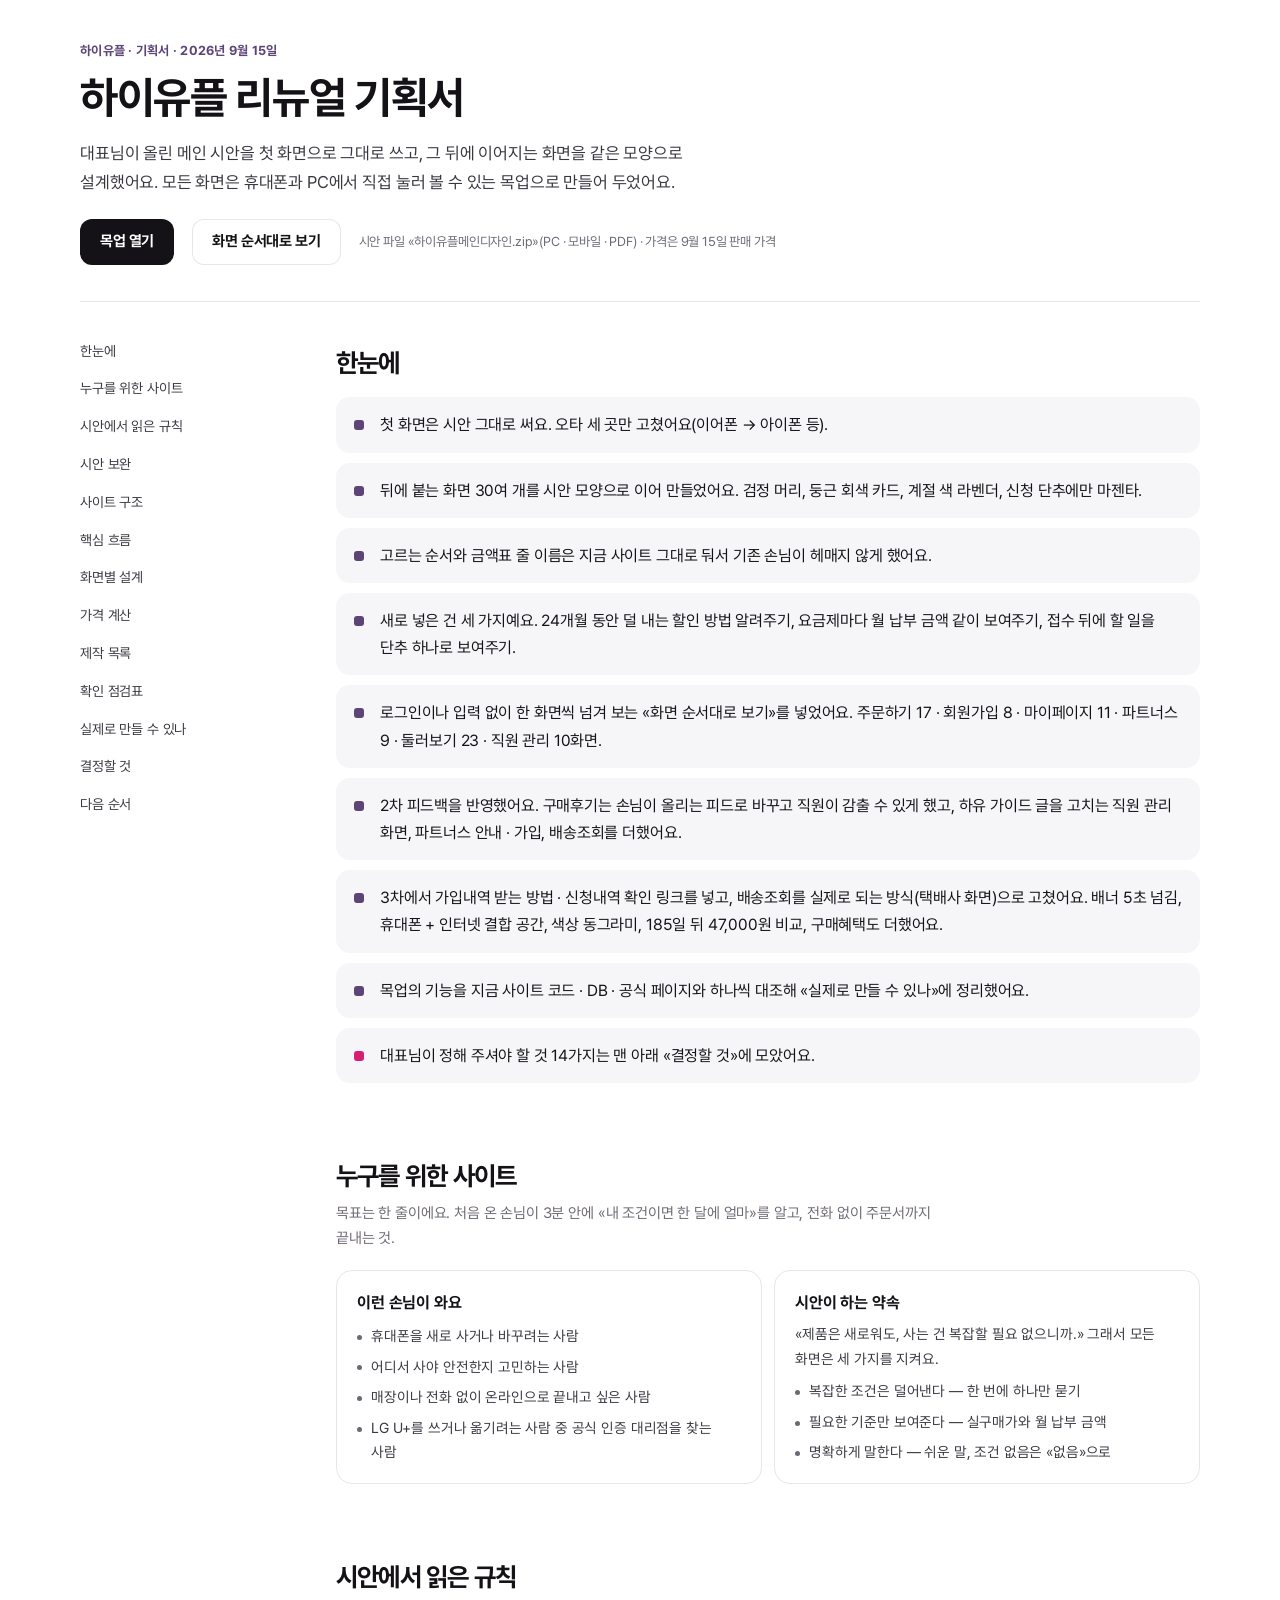
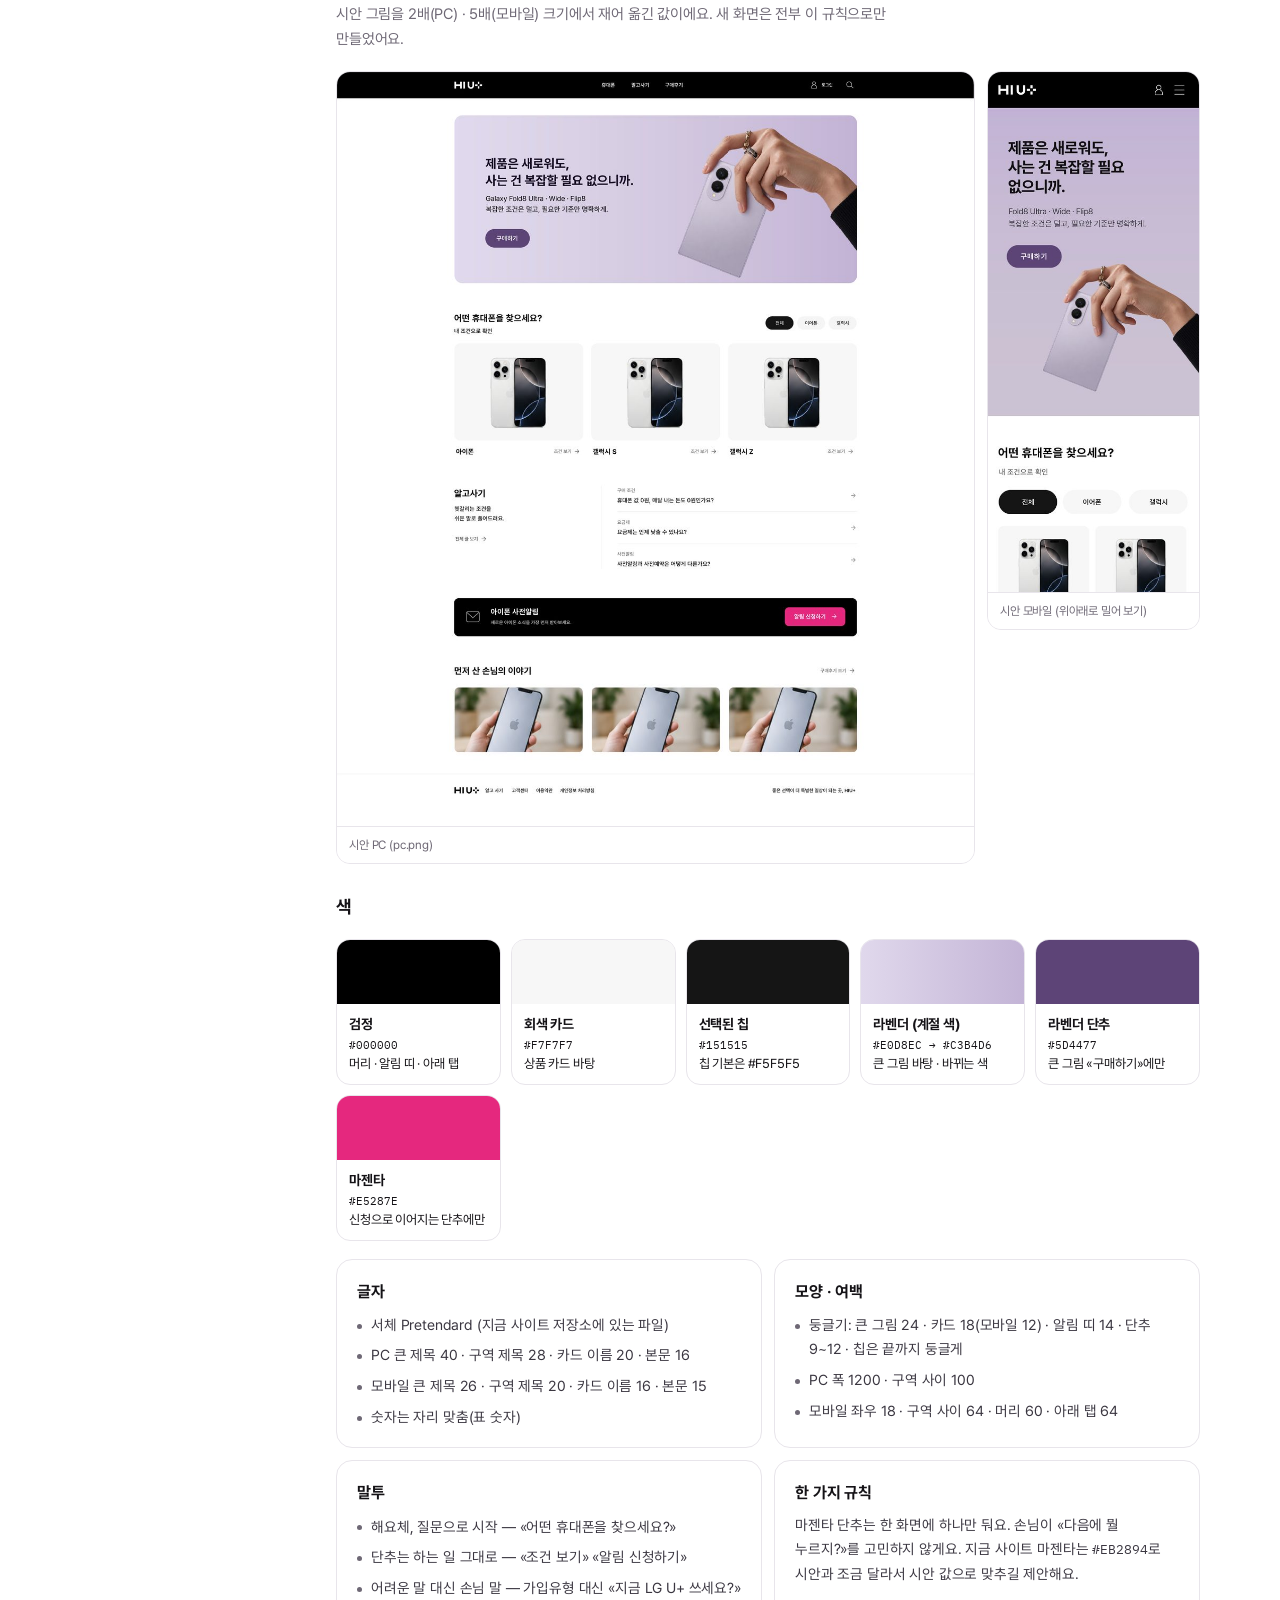
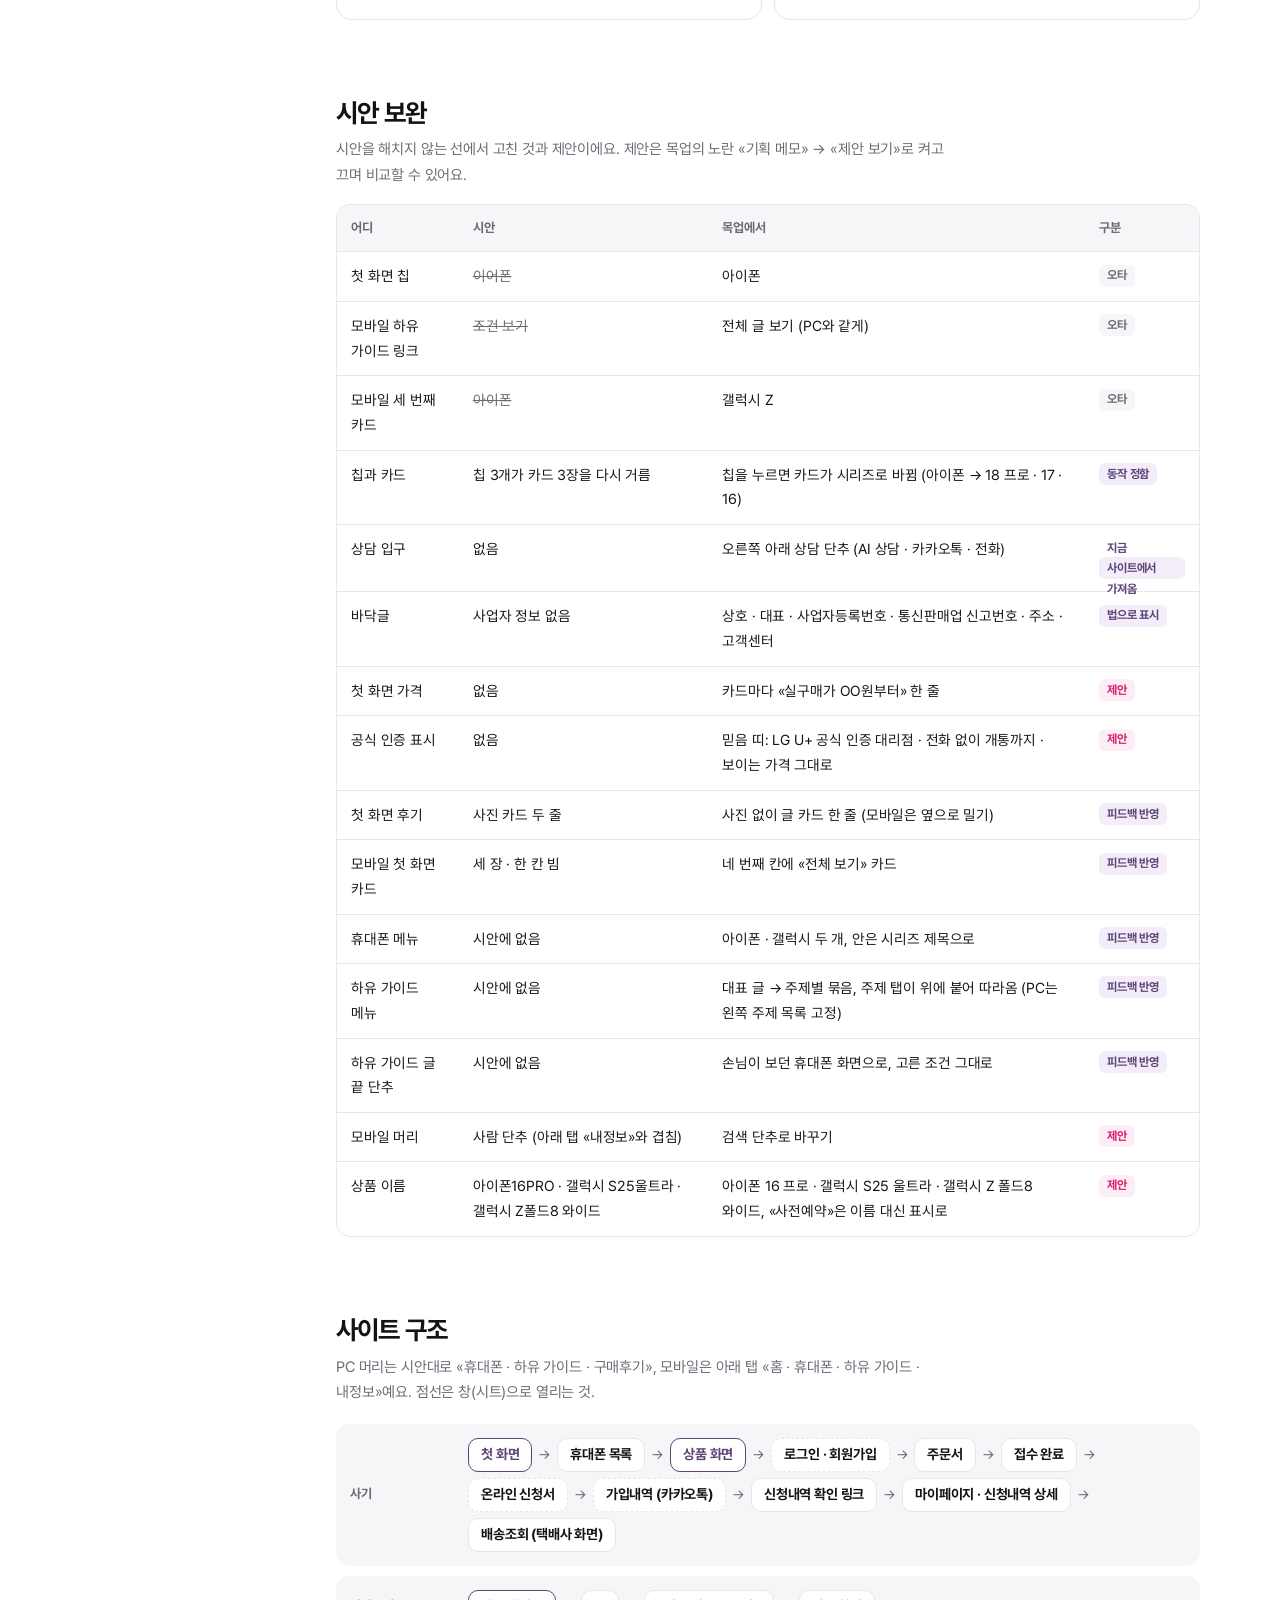
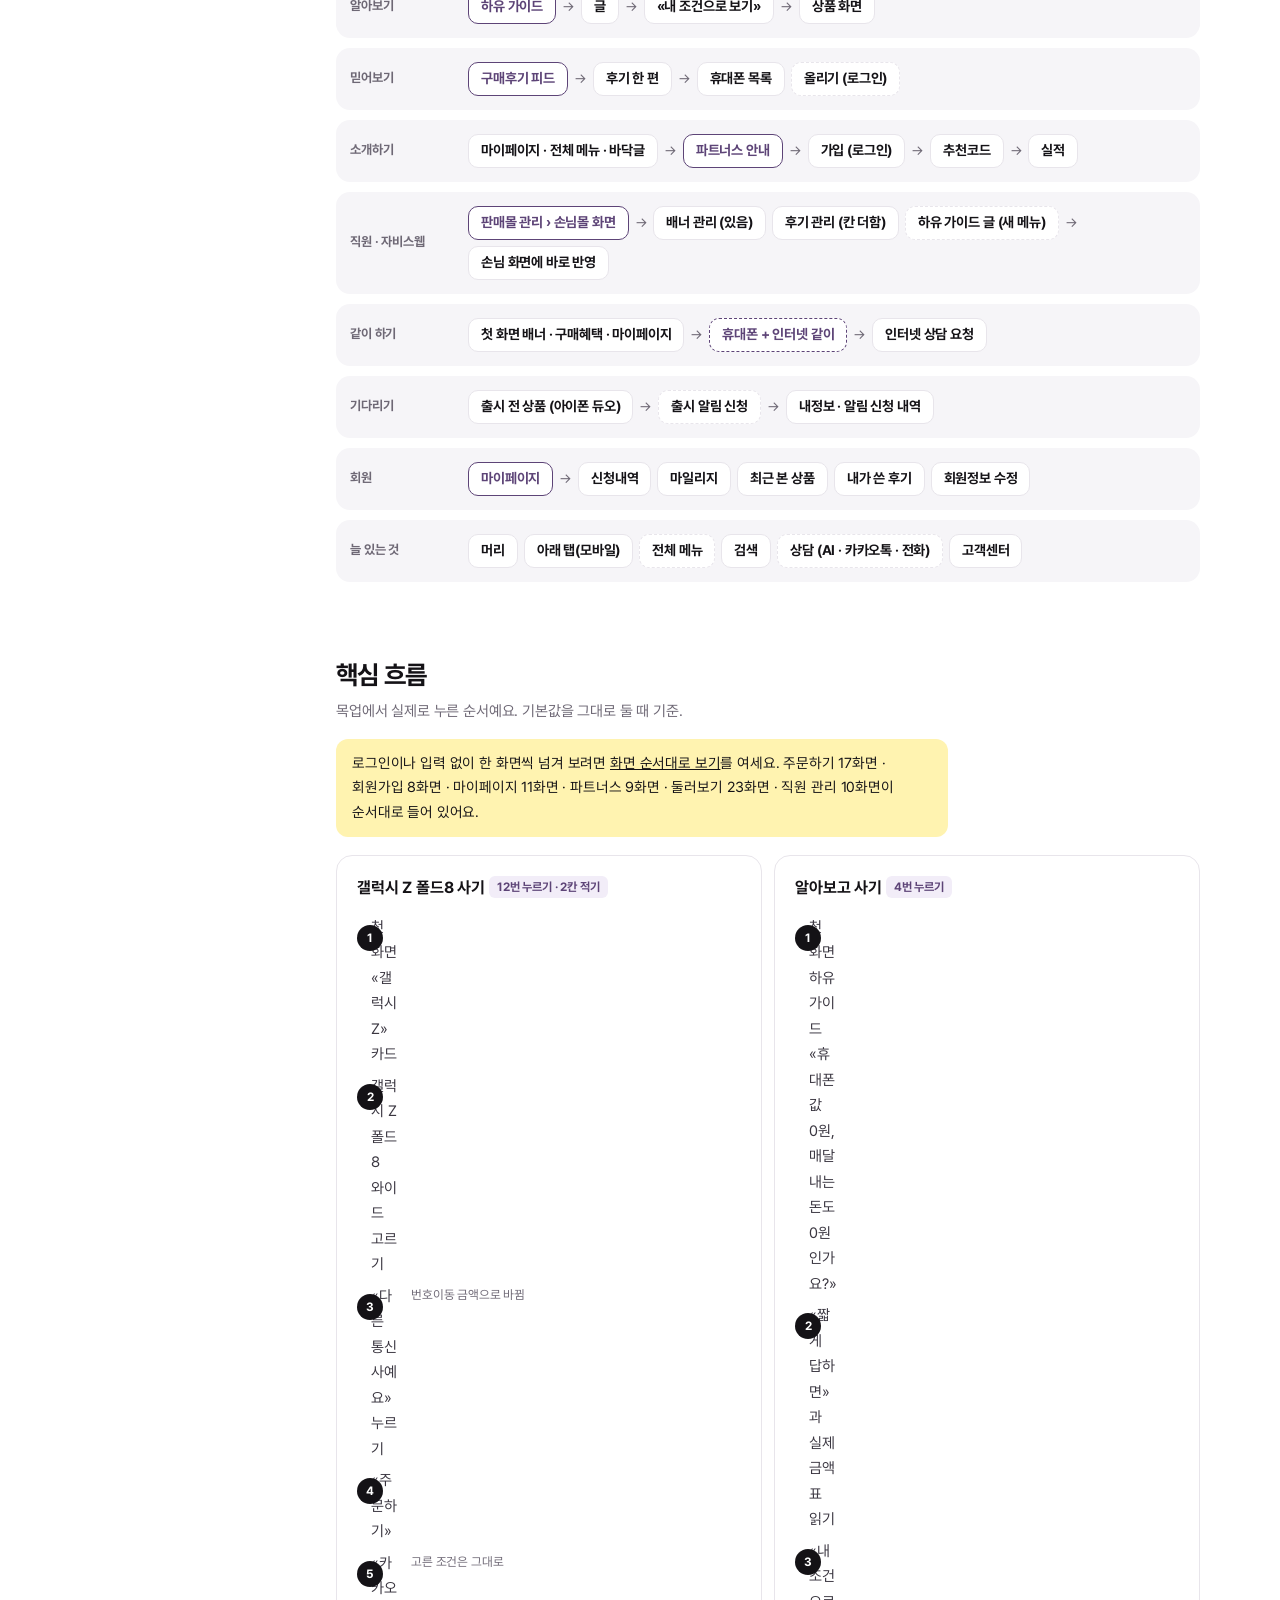
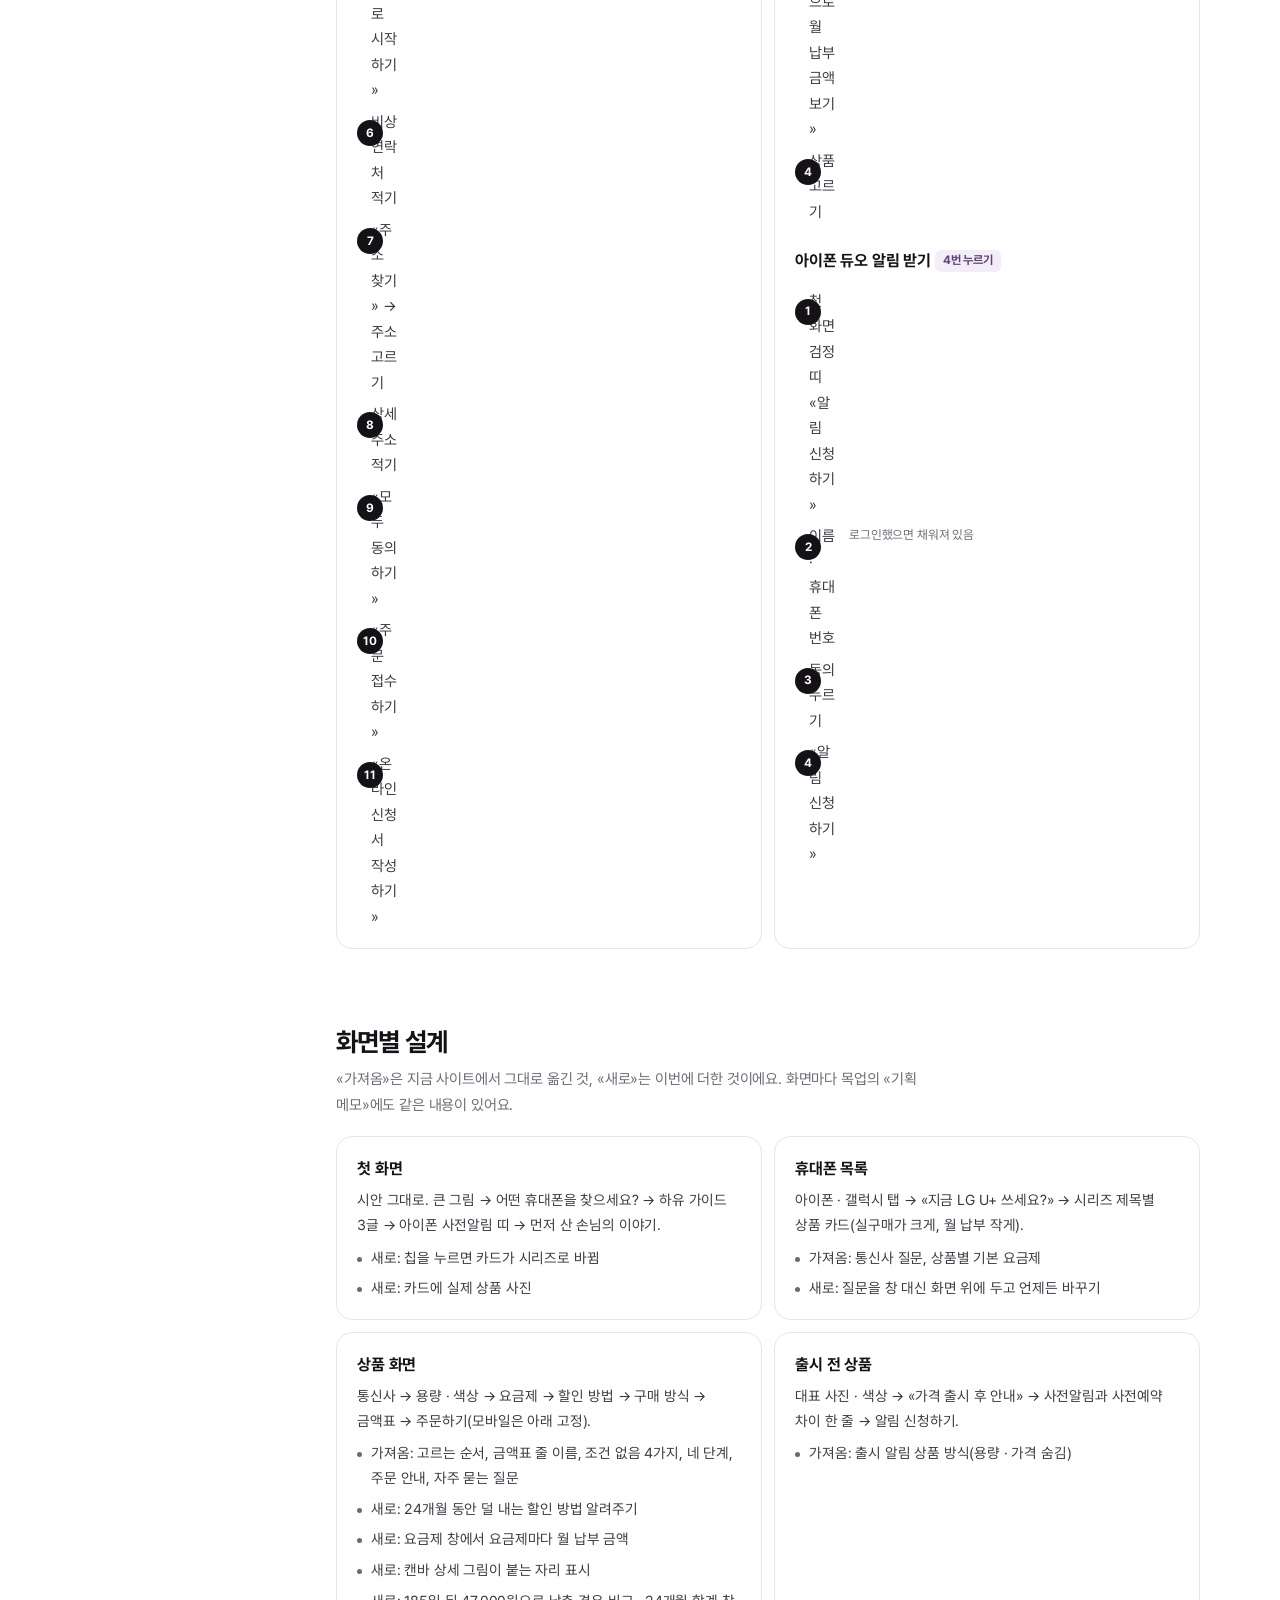
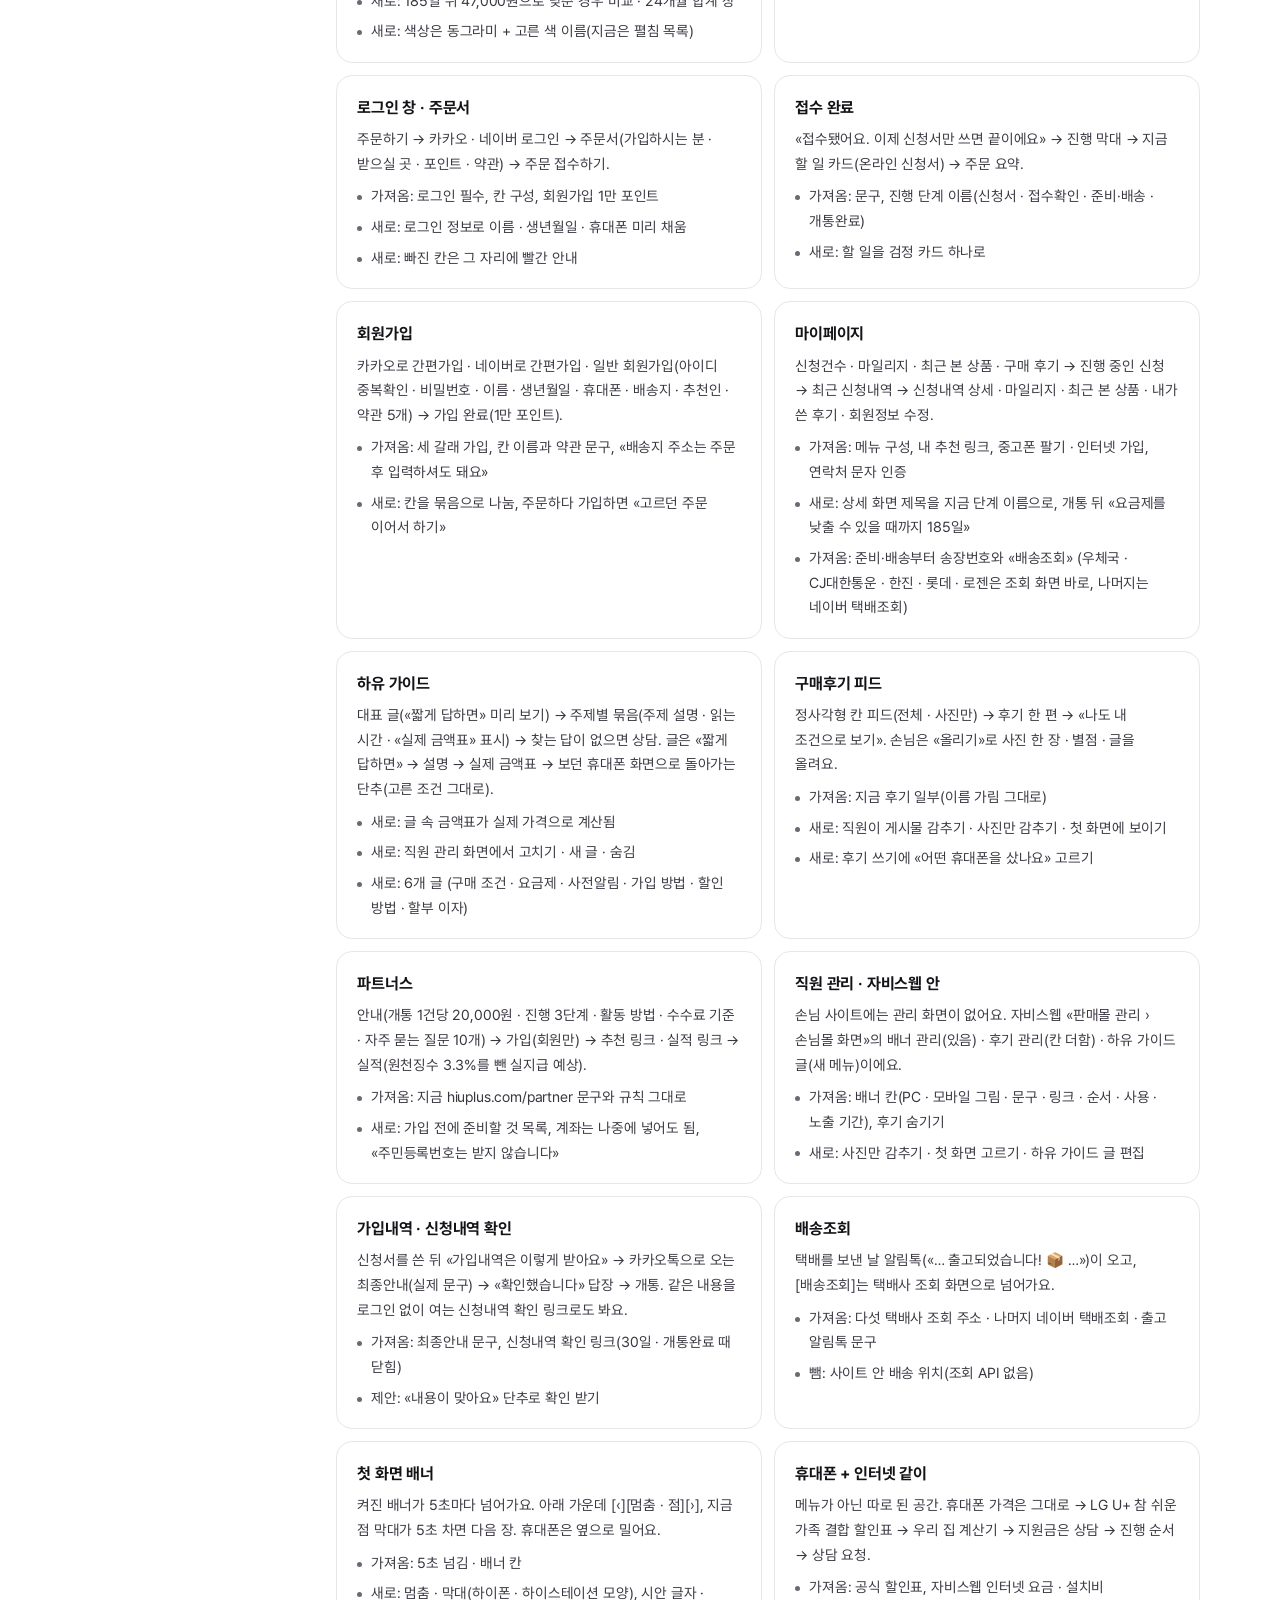
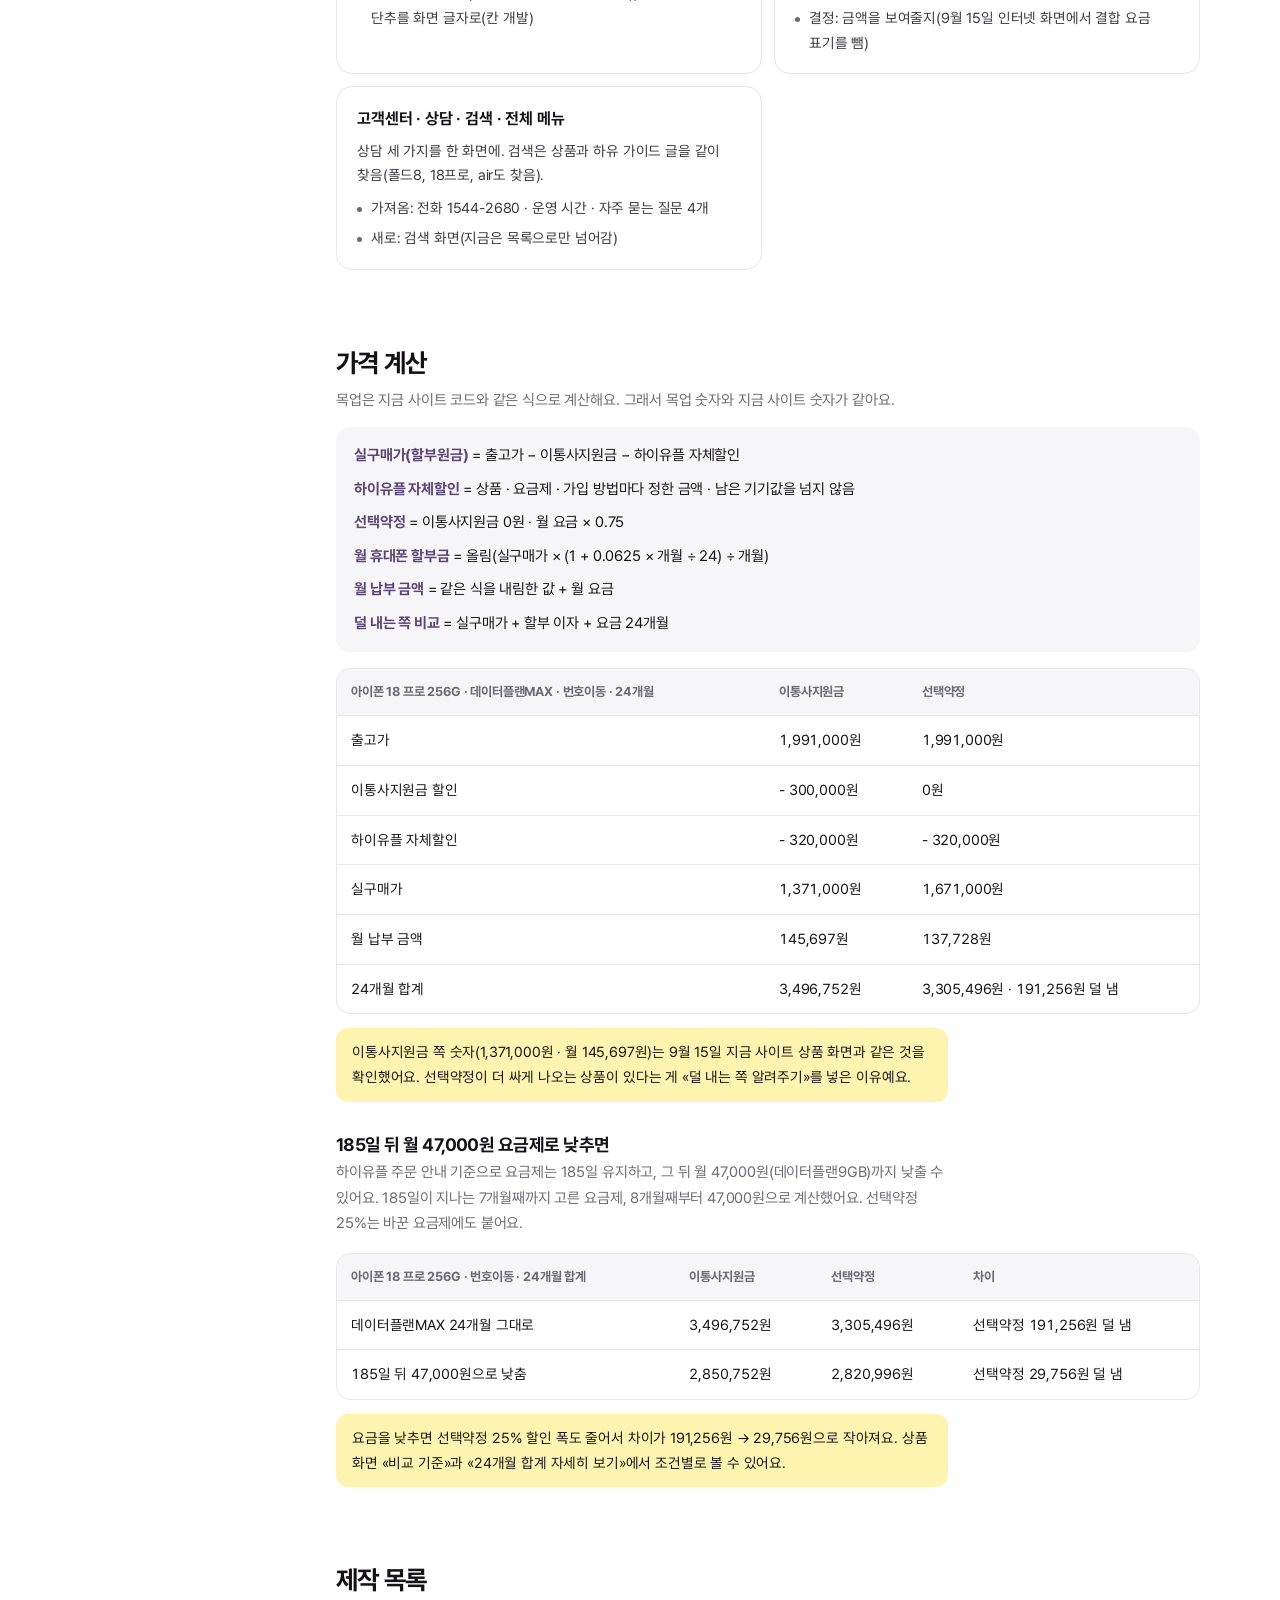
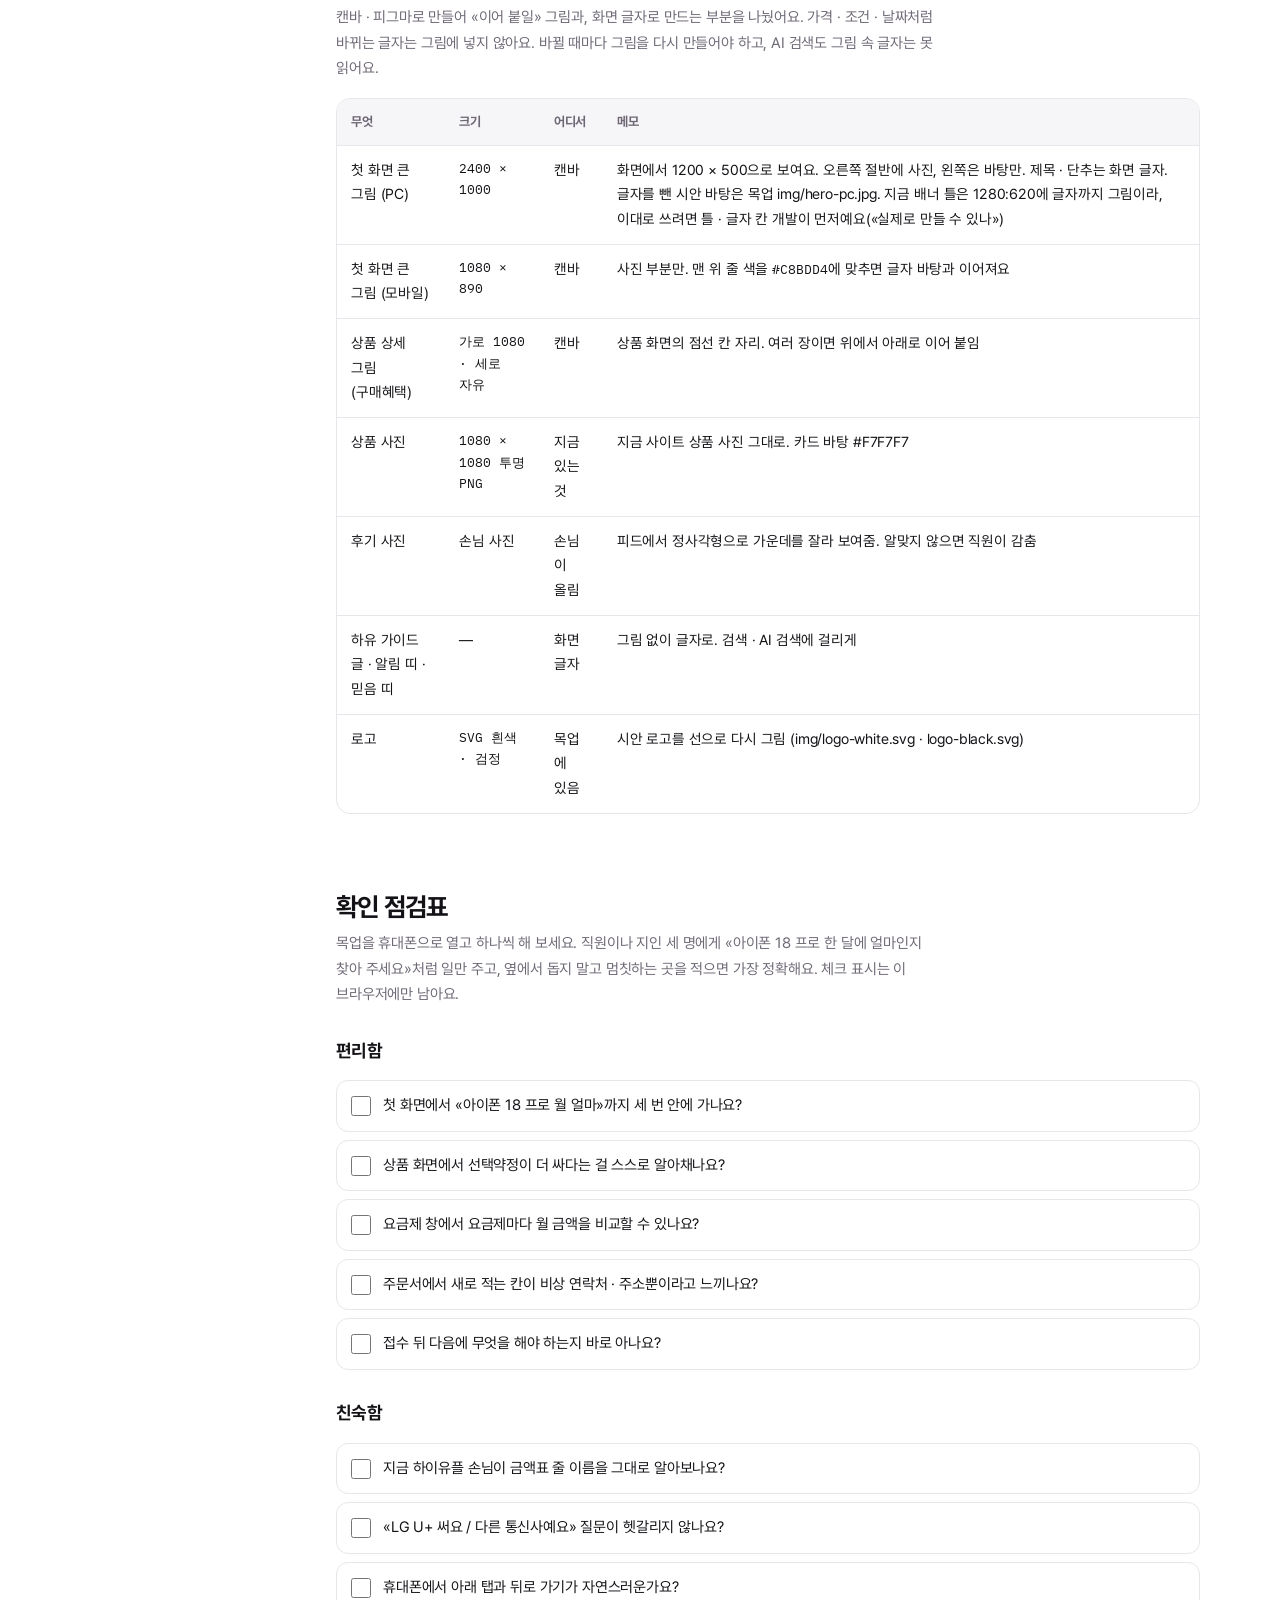
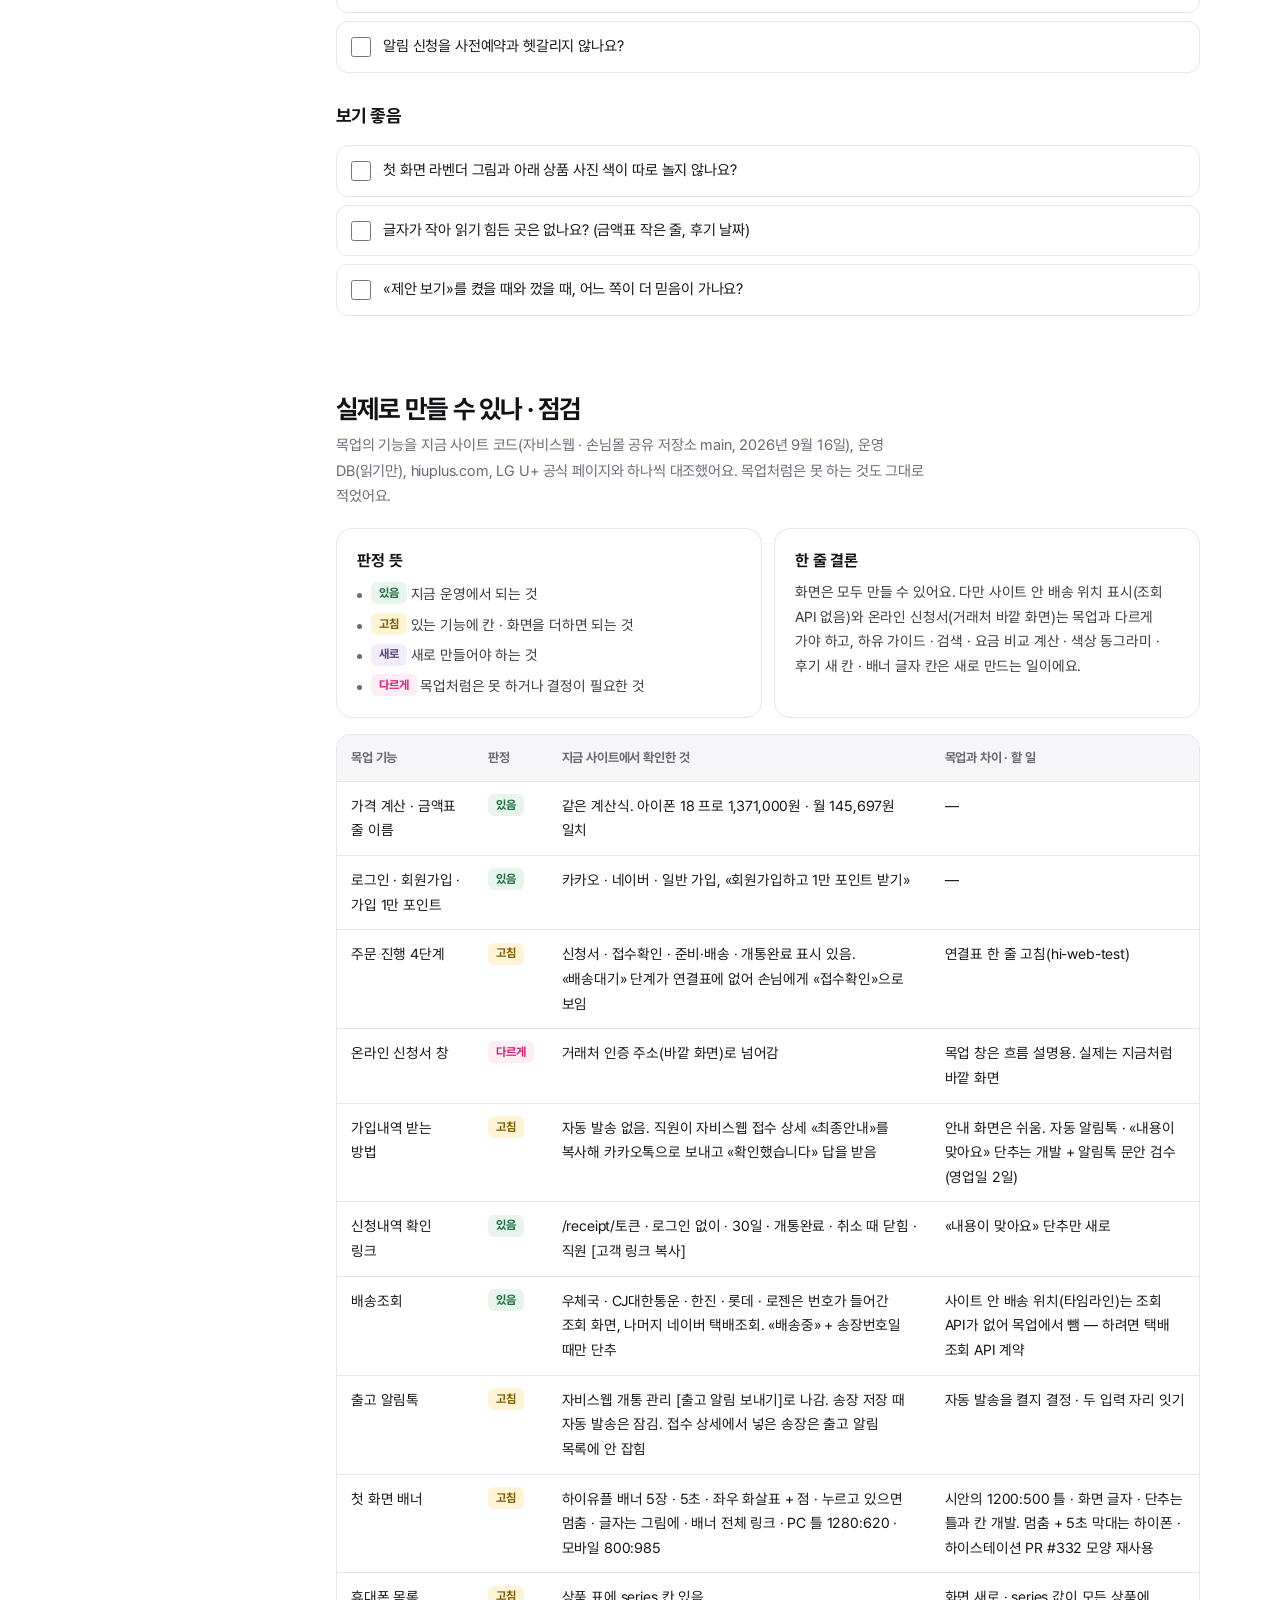
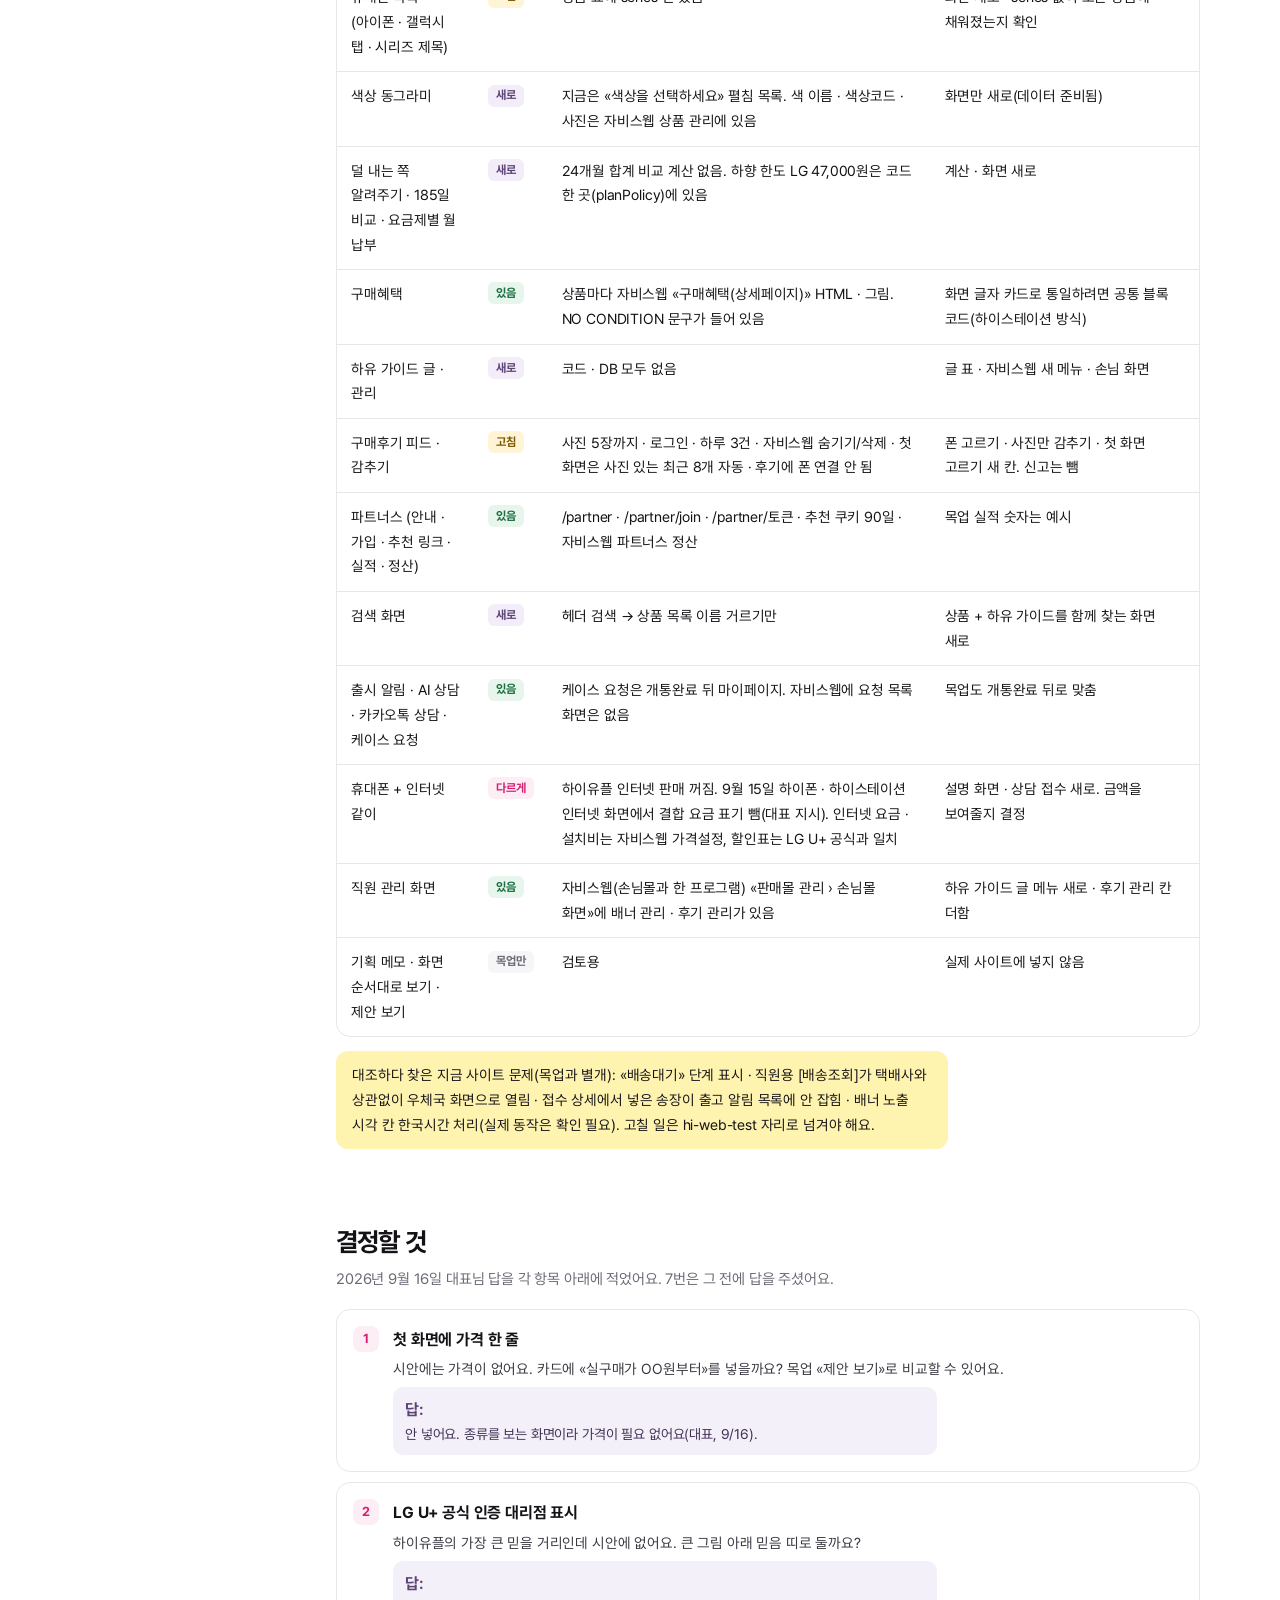
<file: plan.html>
<!doctype html>
<html lang="ko">
<head>
<meta charset="utf-8">
<meta name="viewport" content="width=device-width, initial-scale=1, viewport-fit=cover">
<meta name="robots" content="noindex, nofollow">
<meta name="description" content="하이유플 리뉴얼 시안 기획서 (실제 사이트 아님)">
<title>하이유플 리뉴얼 기획서</title>
<meta charset="utf-8">
<link rel="preconnect" href="https://fonts.googleapis.com">
<link rel="preconnect" href="https://fonts.gstatic.com" crossorigin>
<link rel="stylesheet" href="https://fonts.googleapis.com/css2?family=IBM+Plex+Mono:wght@400;500&display=swap">
<style>
@font-face { font-family: "Pretendard"; src: url("fonts/Pretendard-Regular.otf") format("opentype"); font-weight: 100 500; font-display: swap; }
@font-face { font-family: "Pretendard"; src: url("fonts/Pretendard-Bold.otf") format("opentype"); font-weight: 600 900; font-display: swap; }
:root {
  --bg: #ffffff; --soft: #f6f5f8; --card: #ffffff; --ink: #141216; --ink-2: #3a3640; --mute: #6e6875; --line: #e8e5eb;
  --lav: #5d4477; --lav-soft: #f2edf8; --mg: #d61f72; --mg-soft: #fdeef5; --hl: #fff3b0; --ok: #1b6e3f; --ok-soft: #e7f5ec; --warn: #7a5a00; --warn-soft: #fff4d6;
}
@media (prefers-color-scheme: dark) {
  :root:not([data-theme="light"]) {
    --bg: #131115; --soft: #1c1920; --card: #1a171d; --ink: #efecf2; --ink-2: #cfc9d6; --mute: #9d96a5; --line: #332f39;
    --lav: #c2acdf; --lav-soft: #2a2233; --mg: #ff6aac; --mg-soft: #3a1b2b; --hl: #4a4020; --ok: #86d9a8; --ok-soft: #1a3325; --warn: #f0c36b; --warn-soft: #3a3020;
  }
}
:root[data-theme="dark"] {
  --bg: #131115; --soft: #1c1920; --card: #1a171d; --ink: #efecf2; --ink-2: #cfc9d6; --mute: #9d96a5; --line: #332f39;
  --lav: #c2acdf; --lav-soft: #2a2233; --mg: #ff6aac; --mg-soft: #3a1b2b; --hl: #4a4020; --ok: #86d9a8; --ok-soft: #1a3325; --warn: #f0c36b; --warn-soft: #3a3020;
}
*, *::before, *::after { box-sizing: border-box; }
body { margin: 0; background: var(--bg); color: var(--ink); font-family: "Pretendard", -apple-system, BlinkMacSystemFont, "Apple SD Gothic Neo", "Noto Sans KR", sans-serif; font-size: 16px; line-height: 1.7; letter-spacing: -0.01em; word-break: keep-all; overflow-wrap: anywhere; -webkit-font-smoothing: antialiased; }
h1, h2, h3, h4, p, ul, ol, figure { margin: 0; }
ul, ol { padding: 0; list-style: none; }
a { color: inherit; }
h1, h2, h3 { text-wrap: balance; letter-spacing: -0.03em; }
.mono { font-family: "IBM Plex Mono", ui-monospace, SFMono-Regular, Menlo, monospace; font-size: .88em; letter-spacing: 0; }
.num { font-variant-numeric: tabular-nums; }
.page { max-width: 1160px; margin: 0 auto; padding-inline: 20px; padding-block: 40px 96px; }
.top { padding-bottom: 36px; border-bottom: 1px solid var(--line); }
.eyebrow { font-size: 13px; font-weight: 600; letter-spacing: .02em; color: var(--lav); }
.top h1 { margin-top: 10px; font-size: clamp(30px, 4.6vw, 44px); line-height: 1.2; font-weight: 700; }
.lead { margin-top: 14px; max-width: 62ch; font-size: 17px; color: var(--ink-2); }
.top__acts { margin-top: 22px; display: flex; flex-wrap: wrap; align-items: center; gap: 12px 18px; }
.btn { display: inline-flex; align-items: center; gap: 8px; height: 46px; padding: 0 20px; border-radius: 12px; background: var(--ink); color: var(--bg); font-size: 15px; font-weight: 600; text-decoration: none; }
.btn:hover { opacity: .9; }
.btn--line { background: transparent; color: var(--ink); box-shadow: inset 0 0 0 1px var(--line); }
.meta { font-size: 13px; color: var(--mute); }
.layout { display: grid; gap: 32px; margin-top: 32px; }
.toc { font-size: 14px; }
.toc ol { display: flex; flex-wrap: wrap; gap: 6px; }
.toc a { display: inline-block; padding: 6px 12px; border-radius: 999px; background: var(--soft); text-decoration: none; color: var(--ink-2); }
.toc a:hover { color: var(--ink); }
@media (min-width: 1000px) {
  .layout { grid-template-columns: 200px minmax(0, 1fr); gap: 56px; }
  .toc { position: sticky; top: 24px; align-self: start; }
  .toc ol { flex-direction: column; gap: 2px; }
  .toc a { padding: 6px 0; background: none; border-radius: 0; }
  .toc a:hover { color: var(--lav); }
}
.doc { min-width: 0; }
.doc > section { padding-top: 12px; margin-bottom: 64px; scroll-margin-top: 20px; }
.doc h2 { font-size: 26px; line-height: 1.3; font-weight: 700; }
.doc h2 + p, .doc h2 + .sub { margin-top: 8px; }
.sub { max-width: 64ch; color: var(--mute); font-size: 15px; }
.doc h3 { margin-top: 28px; font-size: 18px; font-weight: 700; }
.doc p { max-width: 68ch; }
.tldr { margin-top: 18px; display: grid; gap: 10px; }
.tldr li { position: relative; padding: 14px 16px 14px 44px; border-radius: 14px; background: var(--soft); }
.tldr li::before { content: ""; position: absolute; left: 18px; top: 23px; width: 10px; height: 10px; border-radius: 3px; background: var(--lav); }
.tldr li.ask::before { background: var(--mg); }
.grid2 { margin-top: 18px; display: grid; gap: 12px; }
@media (min-width: 720px) { .grid2 { grid-template-columns: 1fr 1fr; } }
.card { padding: 18px 20px; border-radius: 16px; border: 1px solid var(--line); background: var(--card); }
.card h4 { font-size: 16px; font-weight: 700; }
.card p, .card li { font-size: 14.5px; color: var(--ink-2); }
.card p { margin-top: 6px; }
.card ul { margin-top: 8px; display: grid; gap: 6px; }
.card li { position: relative; padding-left: 14px; }
.card li::before { content: ""; position: absolute; left: 0; top: .75em; width: 5px; height: 5px; border-radius: 50%; background: var(--mute); }
.tag { display: inline-flex; align-items: center; height: 22px; padding: 0 8px; border-radius: 6px; font-size: 12px; font-weight: 700; background: var(--lav-soft); color: var(--lav); vertical-align: 2px; }
.tag--mg { background: var(--mg-soft); color: var(--mg); }
.tag--soft { background: var(--soft); color: var(--mute); }
.tag--ok { background: var(--ok-soft); color: var(--ok); }
.tag--warn { background: var(--warn-soft); color: var(--warn); }
table.feas { min-width: 780px; }
.feas td:nth-child(2) { white-space: nowrap; }
.swatches { margin-top: 16px; display: grid; grid-template-columns: repeat(auto-fill, minmax(150px, 1fr)); gap: 10px; }
.sw { border-radius: 14px; border: 1px solid var(--line); overflow: hidden; background: var(--card); }
.sw i { display: block; height: 64px; }
.sw div { padding: 10px 12px; font-size: 13px; line-height: 1.5; }
.sw b { display: block; font-size: 14px; }
.tbl-wrap { margin-top: 16px; overflow-x: auto; border: 1px solid var(--line); border-radius: 14px; }
table { width: 100%; border-collapse: collapse; font-size: 14.5px; min-width: 620px; }
th, td { padding: 12px 14px; text-align: left; vertical-align: top; border-bottom: 1px solid var(--line); }
th { font-size: 13px; font-weight: 700; color: var(--mute); background: var(--soft); }
tr:last-child td { border-bottom: 0; }
td s { color: var(--mute); }
.refs { margin-top: 18px; display: grid; gap: 12px; }
@media (min-width: 720px) { .refs { grid-template-columns: 3fr 1fr; align-items: start; } }
.refs figure { border: 1px solid var(--line); border-radius: 14px; overflow: hidden; background: var(--soft); }
.refs img { display: block; width: 100%; height: auto; }
.refs .tall { max-height: 520px; overflow-y: auto; }
.refs figcaption { padding: 8px 12px; font-size: 12px; color: var(--mute); border-top: 1px solid var(--line); background: var(--card); }
.ia { margin-top: 18px; display: grid; gap: 10px; }
.ia__row { display: grid; gap: 8px; padding: 14px; border-radius: 14px; background: var(--soft); }
@media (min-width: 720px) { .ia__row { grid-template-columns: 110px 1fr; align-items: center; } }
.ia__row > b { font-size: 13px; color: var(--mute); }
.chain { display: flex; flex-wrap: wrap; align-items: center; gap: 6px; }
.node { display: inline-flex; align-items: center; min-height: 34px; padding: 4px 12px; border-radius: 10px; background: var(--card); border: 1px solid var(--line); font-size: 14px; font-weight: 600; }
.node--key { border-color: var(--lav); color: var(--lav); }
.node--new { border-style: dashed; }
.arr { color: var(--mute); font-size: 14px; }
.flow { margin-top: 14px; counter-reset: fl; display: grid; gap: 6px; }
.flow li { counter-increment: fl; display: grid; grid-template-columns: 30px 1fr; gap: 10px; align-items: start; font-size: 15px; }
.flow li::before { content: counter(fl); display: grid; place-items: center; width: 26px; height: 26px; margin-top: 1px; border-radius: 50%; background: var(--ink); color: var(--bg); font-size: 12px; font-weight: 700; }
.flow small { color: var(--mute); }
.formula { margin-top: 14px; padding: 16px 18px; border-radius: 14px; background: var(--soft); display: grid; gap: 8px; font-size: 15px; }
.formula b { color: var(--lav); }
.check { margin-top: 14px; display: grid; gap: 8px; }
.check label { display: flex; gap: 12px; align-items: flex-start; padding: 12px 14px; border-radius: 12px; border: 1px solid var(--line); background: var(--card); cursor: pointer; font-size: 15px; }
.check input { width: 20px; height: 20px; margin: 3px 0 0; accent-color: var(--lav); flex: none; }
.check input:checked + span { color: var(--mute); text-decoration: line-through; text-decoration-color: var(--mute); }
.decide { margin-top: 16px; display: grid; gap: 10px; counter-reset: dc; }
.decide li { counter-increment: dc; position: relative; padding: 16px 18px 16px 56px; border-radius: 14px; border: 1px solid var(--line); background: var(--card); }
.decide li::before { content: counter(dc); position: absolute; left: 16px; top: 16px; width: 26px; height: 26px; border-radius: 8px; display: grid; place-items: center; background: var(--mg-soft); color: var(--mg); font-weight: 700; font-size: 13px; }
.decide b { display: block; font-size: 16px; }
.decide p { margin-top: 4px; font-size: 14.5px; color: var(--ink-2); }
.note { margin-top: 14px; padding: 12px 16px; border-radius: 12px; background: var(--hl); color: var(--ink); font-size: 14.5px; }
:focus-visible { outline: 2px solid var(--lav); outline-offset: 2px; border-radius: 6px; }
@media (prefers-reduced-motion: reduce) { * { scroll-behavior: auto !important; } }
html { scroll-behavior: smooth; }
.decide .ans{margin-top:6px;padding:10px 12px;border-radius:10px;background:#f4f0f9;color:#3f2f52;font-size:14px;line-height:1.6}
    .decide .ans b{color:#5d4477}
  </style>

</head>
<body>
<div class="page">
  <header class="top">
    <p class="eyebrow">하이유플 · 기획서 · 2026년 9월 15일</p>
    <h1>하이유플 리뉴얼 기획서</h1>
    <p class="lead">대표님이 올린 메인 시안을 첫 화면으로 그대로 쓰고, 그 뒤에 이어지는 화면을 같은 모양으로 설계했어요. 모든 화면은 휴대폰과 PC에서 직접 눌러 볼 수 있는 목업으로 만들어 두었어요.</p>
    <div class="top__acts">
      <a class="btn" id="mockLink" href="./" >목업 열기</a>
      <a class="btn btn--line" href="https://tfl0701.github.io/hiuplus-renewal-mock/#/screens" target="_blank" rel="noopener">화면 순서대로 보기</a>
      <span class="meta">시안 파일 «하이유플메인디자인.zip»(PC · 모바일 · PDF) · 가격은 9월 15일 판매 가격</span>
    </div>
  </header>

  <div class="layout">
    <nav class="toc" aria-label="차례">
      <ol>
        <li><a href="#sum">한눈에</a></li>
        <li><a href="#who">누구를 위한 사이트</a></li>
        <li><a href="#rules">시안에서 읽은 규칙</a></li>
        <li><a href="#fix">시안 보완</a></li>
        <li><a href="#ia">사이트 구조</a></li>
        <li><a href="#flows">핵심 흐름</a></li>
        <li><a href="#screens">화면별 설계</a></li>
        <li><a href="#price">가격 계산</a></li>
        <li><a href="#make">제작 목록</a></li>
        <li><a href="#check">확인 점검표</a></li>
        <li><a href="#feasible">실제로 만들 수 있나</a></li>
        <li><a href="#decide">결정할 것</a></li>
        <li><a href="#next">다음 순서</a></li>
      </ol>
    </nav>

    <main class="doc">
      <section id="sum">
        <h2>한눈에</h2>
        <ul class="tldr">
          <li>첫 화면은 시안 그대로 써요. 오타 세 곳만 고쳤어요(이어폰 → 아이폰 등).</li>
          <li>뒤에 붙는 화면 30여 개를 시안 모양으로 이어 만들었어요. 검정 머리, 둥근 회색 카드, 계절 색 라벤더, 신청 단추에만 마젠타.</li>
          <li>고르는 순서와 금액표 줄 이름은 지금 사이트 그대로 둬서 기존 손님이 헤매지 않게 했어요.</li>
          <li>새로 넣은 건 세 가지예요. 24개월 동안 덜 내는 할인 방법 알려주기, 요금제마다 월 납부 금액 같이 보여주기, 접수 뒤에 할 일을 단추 하나로 보여주기.</li>
          <li>로그인이나 입력 없이 한 화면씩 넘겨 보는 «화면 순서대로 보기»를 넣었어요. 주문하기 17 · 회원가입 8 · 마이페이지 11 · 파트너스 9 · 둘러보기 23 · 직원 관리 10화면.</li>
          <li>2차 피드백을 반영했어요. 구매후기는 손님이 올리는 피드로 바꾸고 직원이 감출 수 있게 했고, 하유 가이드 글을 고치는 직원 관리 화면, 파트너스 안내 · 가입, 배송조회를 더했어요.</li>
          <li>3차에서 가입내역 받는 방법 · 신청내역 확인 링크를 넣고, 배송조회를 실제로 되는 방식(택배사 화면)으로 고쳤어요. 배너 5초 넘김, 휴대폰 + 인터넷 결합 공간, 색상 동그라미, 185일 뒤 47,000원 비교, 구매혜택도 더했어요.</li>
          <li>목업의 기능을 지금 사이트 코드 · DB · 공식 페이지와 하나씩 대조해 «실제로 만들 수 있나»에 정리했어요.</li>
          <li class="ask">대표님이 정해 주셔야 할 것 14가지는 맨 아래 «결정할 것»에 모았어요.</li>
        </ul>
      </section>

      <section id="who">
        <h2>누구를 위한 사이트</h2>
        <p class="sub">목표는 한 줄이에요. 처음 온 손님이 3분 안에 «내 조건이면 한 달에 얼마»를 알고, 전화 없이 주문서까지 끝내는 것.</p>
        <div class="grid2">
          <div class="card"><h4>이런 손님이 와요</h4><ul><li>휴대폰을 새로 사거나 바꾸려는 사람</li><li>어디서 사야 안전한지 고민하는 사람</li><li>매장이나 전화 없이 온라인으로 끝내고 싶은 사람</li><li>LG U+를 쓰거나 옮기려는 사람 중 공식 인증 대리점을 찾는 사람</li></ul></div>
          <div class="card"><h4>시안이 하는 약속</h4><p>«제품은 새로워도, 사는 건 복잡할 필요 없으니까.» 그래서 모든 화면은 세 가지를 지켜요.</p><ul><li>복잡한 조건은 덜어낸다 — 한 번에 하나만 묻기</li><li>필요한 기준만 보여준다 — 실구매가와 월 납부 금액</li><li>명확하게 말한다 — 쉬운 말, 조건 없음은 «없음»으로</li></ul></div>
        </div>
      </section>

      <section id="rules">
        <h2>시안에서 읽은 규칙</h2>
        <p class="sub">시안 그림을 2배(PC) · 5배(모바일) 크기에서 재어 옮긴 값이에요. 새 화면은 전부 이 규칙으로만 만들었어요.</p>
        <div class="refs">
          <figure><img src="img/design-pc.jpg" width="1200" height="1421" alt="하이유플 메인 시안 PC 화면" loading="lazy"><figcaption>시안 PC (pc.png)</figcaption></figure>
          <figure><div class="tall"><img src="img/design-mo.jpg" width="420" height="2996" alt="하이유플 메인 시안 모바일 화면" loading="lazy"></div><figcaption>시안 모바일 (위아래로 밀어 보기)</figcaption></figure>
        </div>
        <h3>색</h3>
        <div class="swatches">
          <div class="sw"><i style="background:#000000"></i><div><b>검정</b><span class="mono">#000000</span><br>머리 · 알림 띠 · 아래 탭</div></div>
          <div class="sw"><i style="background:#f7f7f7"></i><div><b>회색 카드</b><span class="mono">#F7F7F7</span><br>상품 카드 바탕</div></div>
          <div class="sw"><i style="background:#151515"></i><div><b>선택된 칩</b><span class="mono">#151515</span><br>칩 기본은 #F5F5F5</div></div>
          <div class="sw"><i style="background:linear-gradient(90deg,#e0d8ec,#c3b4d6)"></i><div><b>라벤더 (계절 색)</b><span class="mono">#E0D8EC → #C3B4D6</span><br>큰 그림 바탕 · 바뀌는 색</div></div>
          <div class="sw"><i style="background:#5d4477"></i><div><b>라벤더 단추</b><span class="mono">#5D4477</span><br>큰 그림 «구매하기»에만</div></div>
          <div class="sw"><i style="background:#e5287e"></i><div><b>마젠타</b><span class="mono">#E5287E</span><br>신청으로 이어지는 단추에만</div></div>
        </div>
        <div class="grid2">
          <div class="card"><h4>글자</h4><ul><li>서체 Pretendard (지금 사이트 저장소에 있는 파일)</li><li>PC 큰 제목 40 · 구역 제목 28 · 카드 이름 20 · 본문 16</li><li>모바일 큰 제목 26 · 구역 제목 20 · 카드 이름 16 · 본문 15</li><li>숫자는 자리 맞춤(표 숫자)</li></ul></div>
          <div class="card"><h4>모양 · 여백</h4><ul><li>둥글기: 큰 그림 24 · 카드 18(모바일 12) · 알림 띠 14 · 단추 9~12 · 칩은 끝까지 둥글게</li><li>PC 폭 1200 · 구역 사이 100</li><li>모바일 좌우 18 · 구역 사이 64 · 머리 60 · 아래 탭 64</li></ul></div>
          <div class="card"><h4>말투</h4><ul><li>해요체, 질문으로 시작 — «어떤 휴대폰을 찾으세요?»</li><li>단추는 하는 일 그대로 — «조건 보기» «알림 신청하기»</li><li>어려운 말 대신 손님 말 — 가입유형 대신 «지금 LG U+ 쓰세요?»</li></ul></div>
          <div class="card"><h4>한 가지 규칙</h4><p>마젠타 단추는 한 화면에 하나만 둬요. 손님이 «다음에 뭘 누르지?»를 고민하지 않게요. 지금 사이트 마젠타는 <span class="mono">#EB2894</span>로 시안과 조금 달라서 시안 값으로 맞추길 제안해요.</p></div>
        </div>
      </section>

      <section id="fix">
        <h2>시안 보완</h2>
        <p class="sub">시안을 해치지 않는 선에서 고친 것과 제안이에요. 제안은 목업의 노란 «기획 메모» → «제안 보기»로 켜고 끄며 비교할 수 있어요.</p>
        <div class="tbl-wrap"><table>
          <thead><tr><th>어디</th><th>시안</th><th>목업에서</th><th>구분</th></tr></thead>
          <tbody>
            <tr><td>첫 화면 칩</td><td><s>이어폰</s></td><td>아이폰</td><td><span class="tag tag--soft">오타</span></td></tr>
            <tr><td>모바일 하유 가이드 링크</td><td><s>조건 보기</s></td><td>전체 글 보기 (PC와 같게)</td><td><span class="tag tag--soft">오타</span></td></tr>
            <tr><td>모바일 세 번째 카드</td><td><s>아이폰</s></td><td>갤럭시 Z</td><td><span class="tag tag--soft">오타</span></td></tr>
            <tr><td>칩과 카드</td><td>칩 3개가 카드 3장을 다시 거름</td><td>칩을 누르면 카드가 시리즈로 바뀜 (아이폰 → 18 프로 · 17 · 16)</td><td><span class="tag">동작 정함</span></td></tr>
            <tr><td>상담 입구</td><td>없음</td><td>오른쪽 아래 상담 단추 (AI 상담 · 카카오톡 · 전화)</td><td><span class="tag">지금 사이트에서 가져옴</span></td></tr>
            <tr><td>바닥글</td><td>사업자 정보 없음</td><td>상호 · 대표 · 사업자등록번호 · 통신판매업 신고번호 · 주소 · 고객센터</td><td><span class="tag">법으로 표시</span></td></tr>
            <tr><td>첫 화면 가격</td><td>없음</td><td>카드마다 «실구매가 OO원부터» 한 줄</td><td><span class="tag tag--mg">제안</span></td></tr>
            <tr><td>공식 인증 표시</td><td>없음</td><td>믿음 띠: LG U+ 공식 인증 대리점 · 전화 없이 개통까지 · 보이는 가격 그대로</td><td><span class="tag tag--mg">제안</span></td></tr>
            <tr><td>첫 화면 후기</td><td>사진 카드 두 줄</td><td>사진 없이 글 카드 한 줄 (모바일은 옆으로 밀기)</td><td><span class="tag">피드백 반영</span></td></tr>
            <tr><td>모바일 첫 화면 카드</td><td>세 장 · 한 칸 빔</td><td>네 번째 칸에 «전체 보기» 카드</td><td><span class="tag">피드백 반영</span></td></tr>
            <tr><td>휴대폰 메뉴</td><td>시안에 없음</td><td>아이폰 · 갤럭시 두 개, 안은 시리즈 제목으로</td><td><span class="tag">피드백 반영</span></td></tr>
            <tr><td>하유 가이드 메뉴</td><td>시안에 없음</td><td>대표 글 → 주제별 묶음, 주제 탭이 위에 붙어 따라옴 (PC는 왼쪽 주제 목록 고정)</td><td><span class="tag">피드백 반영</span></td></tr>
            <tr><td>하유 가이드 글 끝 단추</td><td>시안에 없음</td><td>손님이 보던 휴대폰 화면으로, 고른 조건 그대로</td><td><span class="tag">피드백 반영</span></td></tr>
            <tr><td>모바일 머리</td><td>사람 단추 (아래 탭 «내정보»와 겹침)</td><td>검색 단추로 바꾸기</td><td><span class="tag tag--mg">제안</span></td></tr>
            <tr><td>상품 이름</td><td>아이폰16PRO · 갤럭시 S25울트라 · 갤럭시 Z폴드8 와이드</td><td>아이폰 16 프로 · 갤럭시 S25 울트라 · 갤럭시 Z 폴드8 와이드, «사전예약»은 이름 대신 표시로</td><td><span class="tag tag--mg">제안</span></td></tr>
          </tbody>
        </table></div>
      </section>

      <section id="ia">
        <h2>사이트 구조</h2>
        <p class="sub">PC 머리는 시안대로 «휴대폰 · 하유 가이드 · 구매후기», 모바일은 아래 탭 «홈 · 휴대폰 · 하유 가이드 · 내정보»예요. 점선은 창(시트)으로 열리는 것.</p>
        <div class="ia">
          <div class="ia__row"><b>사기</b><div class="chain"><span class="node node--key">첫 화면</span><span class="arr">→</span><span class="node">휴대폰 목록</span><span class="arr">→</span><span class="node node--key">상품 화면</span><span class="arr">→</span><span class="node node--new">로그인 · 회원가입</span><span class="arr">→</span><span class="node">주문서</span><span class="arr">→</span><span class="node">접수 완료</span><span class="arr">→</span><span class="node node--new">온라인 신청서</span><span class="arr">→</span><span class="node node--new">가입내역 (카카오톡)</span><span class="arr">→</span><span class="node">신청내역 확인 링크</span><span class="arr">→</span><span class="node">마이페이지 · 신청내역 상세</span><span class="arr">→</span><span class="node">배송조회 (택배사 화면)</span></div></div>
          <div class="ia__row"><b>알아보기</b><div class="chain"><span class="node node--key">하유 가이드</span><span class="arr">→</span><span class="node">글</span><span class="arr">→</span><span class="node">«내 조건으로 보기»</span><span class="arr">→</span><span class="node">상품 화면</span></div></div>
          <div class="ia__row"><b>믿어보기</b><div class="chain"><span class="node node--key">구매후기 피드</span><span class="arr">→</span><span class="node">후기 한 편</span><span class="arr">→</span><span class="node">휴대폰 목록</span><span class="node node--new">올리기 (로그인)</span></div></div>
          <div class="ia__row"><b>소개하기</b><div class="chain"><span class="node">마이페이지 · 전체 메뉴 · 바닥글</span><span class="arr">→</span><span class="node node--key">파트너스 안내</span><span class="arr">→</span><span class="node">가입 (로그인)</span><span class="arr">→</span><span class="node">추천코드</span><span class="arr">→</span><span class="node">실적</span></div></div>
          <div class="ia__row"><b>직원 · 자비스웹</b><div class="chain"><span class="node node--key">판매몰 관리 › 손님몰 화면</span><span class="arr">→</span><span class="node">배너 관리 (있음)</span><span class="node">후기 관리 (칸 더함)</span><span class="node node--new">하유 가이드 글 (새 메뉴)</span><span class="arr">→</span><span class="node">손님 화면에 바로 반영</span></div></div>
          <div class="ia__row"><b>같이 하기</b><div class="chain"><span class="node">첫 화면 배너 · 구매혜택 · 마이페이지</span><span class="arr">→</span><span class="node node--key node--new">휴대폰 + 인터넷 같이</span><span class="arr">→</span><span class="node">인터넷 상담 요청</span></div></div>
          <div class="ia__row"><b>기다리기</b><div class="chain"><span class="node">출시 전 상품 (아이폰 듀오)</span><span class="arr">→</span><span class="node node--new">출시 알림 신청</span><span class="arr">→</span><span class="node">내정보 · 알림 신청 내역</span></div></div>
          <div class="ia__row"><b>회원</b><div class="chain"><span class="node node--key">마이페이지</span><span class="arr">→</span><span class="node">신청내역</span><span class="node">마일리지</span><span class="node">최근 본 상품</span><span class="node">내가 쓴 후기</span><span class="node">회원정보 수정</span></div></div>
          <div class="ia__row"><b>늘 있는 것</b><div class="chain"><span class="node">머리</span><span class="node">아래 탭(모바일)</span><span class="node node--new">전체 메뉴</span><span class="node">검색</span><span class="node node--new">상담 (AI · 카카오톡 · 전화)</span><span class="node">고객센터</span></div></div>
        </div>
      </section>

      <section id="flows">
        <h2>핵심 흐름</h2>
        <p class="sub">목업에서 실제로 누른 순서예요. 기본값을 그대로 둘 때 기준.</p>
        <p class="note">로그인이나 입력 없이 한 화면씩 넘겨 보려면 <a href="https://tfl0701.github.io/hiuplus-renewal-mock/#/screens">화면 순서대로 보기</a>를 여세요. 주문하기 17화면 · 회원가입 8화면 · 마이페이지 11화면 · 파트너스 9화면 · 둘러보기 23화면 · 직원 관리 10화면이 순서대로 들어 있어요.</p>
        <div class="grid2">
          <div class="card"><h4>갤럭시 Z 폴드8 사기 <span class="tag">12번 누르기 · 2칸 적기</span></h4>
            <ol class="flow">
              <li>첫 화면 «갤럭시 Z» 카드</li><li>갤럭시 Z 폴드8 와이드 고르기</li><li>«다른 통신사예요» 누르기 <small>번호이동 금액으로 바뀜</small></li><li>«주문하기»</li><li>«카카오로 시작하기» <small>고른 조건은 그대로</small></li><li>비상 연락처 적기</li><li>«주소 찾기» → 주소 고르기</li><li>상세 주소 적기</li><li>«모두 동의하기»</li><li>«주문 접수하기»</li><li>«온라인 신청서 작성하기»</li>
            </ol></div>
          <div class="card"><h4>알아보고 사기 <span class="tag">4번 누르기</span></h4>
            <ol class="flow"><li>첫 화면 하유 가이드 «휴대폰 값 0원, 매달 내는 돈도 0원인가요?»</li><li>«짧게 답하면»과 실제 금액표 읽기</li><li>«내 조건으로 월 납부 금액 보기»</li><li>상품 고르기</li></ol>
            <h4 style="margin-top:22px">아이폰 듀오 알림 받기 <span class="tag">4번 누르기</span></h4>
            <ol class="flow"><li>첫 화면 검정 띠 «알림 신청하기»</li><li>이름 · 휴대폰 번호 <small>로그인했으면 채워져 있음</small></li><li>동의 누르기</li><li>«알림 신청하기»</li></ol></div>
        </div>
      </section>

      <section id="screens">
        <h2>화면별 설계</h2>
        <p class="sub">«가져옴»은 지금 사이트에서 그대로 옮긴 것, «새로»는 이번에 더한 것이에요. 화면마다 목업의 «기획 메모»에도 같은 내용이 있어요.</p>
        <div class="grid2">
          <div class="card"><h4>첫 화면</h4><p>시안 그대로. 큰 그림 → 어떤 휴대폰을 찾으세요? → 하유 가이드 3글 → 아이폰 사전알림 띠 → 먼저 산 손님의 이야기.</p><ul><li>새로: 칩을 누르면 카드가 시리즈로 바뀜</li><li>새로: 카드에 실제 상품 사진</li></ul></div>
          <div class="card"><h4>휴대폰 목록</h4><p>아이폰 · 갤럭시 탭 → «지금 LG U+ 쓰세요?» → 시리즈 제목별 상품 카드(실구매가 크게, 월 납부 작게).</p><ul><li>가져옴: 통신사 질문, 상품별 기본 요금제</li><li>새로: 질문을 창 대신 화면 위에 두고 언제든 바꾸기</li></ul></div>
          <div class="card"><h4>상품 화면</h4><p>통신사 → 용량 · 색상 → 요금제 → 할인 방법 → 구매 방식 → 금액표 → 주문하기(모바일은 아래 고정).</p><ul><li>가져옴: 고르는 순서, 금액표 줄 이름, 조건 없음 4가지, 네 단계, 주문 안내, 자주 묻는 질문</li><li>새로: 24개월 동안 덜 내는 할인 방법 알려주기</li><li>새로: 요금제 창에서 요금제마다 월 납부 금액</li><li>새로: 캔바 상세 그림이 붙는 자리 표시</li><li>새로: 185일 뒤 47,000원으로 낮춘 경우 비교 · 24개월 합계 창</li><li>새로: 색상은 동그라미 + 고른 색 이름(지금은 펼침 목록)</li></ul></div>
          <div class="card"><h4>출시 전 상품</h4><p>대표 사진 · 색상 → «가격 출시 후 안내» → 사전알림과 사전예약 차이 한 줄 → 알림 신청하기.</p><ul><li>가져옴: 출시 알림 상품 방식(용량 · 가격 숨김)</li></ul></div>
          <div class="card"><h4>로그인 창 · 주문서</h4><p>주문하기 → 카카오 · 네이버 로그인 → 주문서(가입하시는 분 · 받으실 곳 · 포인트 · 약관) → 주문 접수하기.</p><ul><li>가져옴: 로그인 필수, 칸 구성, 회원가입 1만 포인트</li><li>새로: 로그인 정보로 이름 · 생년월일 · 휴대폰 미리 채움</li><li>새로: 빠진 칸은 그 자리에 빨간 안내</li></ul></div>
          <div class="card"><h4>접수 완료</h4><p>«접수됐어요. 이제 신청서만 쓰면 끝이에요» → 진행 막대 → 지금 할 일 카드(온라인 신청서) → 주문 요약.</p><ul><li>가져옴: 문구, 진행 단계 이름(신청서 · 접수확인 · 준비·배송 · 개통완료)</li><li>새로: 할 일을 검정 카드 하나로</li></ul></div>
          <div class="card"><h4>회원가입</h4><p>카카오로 간편가입 · 네이버로 간편가입 · 일반 회원가입(아이디 중복확인 · 비밀번호 · 이름 · 생년월일 · 휴대폰 · 배송지 · 추천인 · 약관 5개) → 가입 완료(1만 포인트).</p><ul><li>가져옴: 세 갈래 가입, 칸 이름과 약관 문구, «배송지 주소는 주문 후 입력하셔도 돼요»</li><li>새로: 칸을 묶음으로 나눔, 주문하다 가입하면 «고르던 주문 이어서 하기»</li></ul></div>
          <div class="card"><h4>마이페이지</h4><p>신청건수 · 마일리지 · 최근 본 상품 · 구매 후기 → 진행 중인 신청 → 최근 신청내역 → 신청내역 상세 · 마일리지 · 최근 본 상품 · 내가 쓴 후기 · 회원정보 수정.</p><ul><li>가져옴: 메뉴 구성, 내 추천 링크, 중고폰 팔기 · 인터넷 가입, 연락처 문자 인증</li><li>새로: 상세 화면 제목을 지금 단계 이름으로, 개통 뒤 «요금제를 낮출 수 있을 때까지 185일»</li><li>가져옴: 준비·배송부터 송장번호와 «배송조회» (우체국 · CJ대한통운 · 한진 · 롯데 · 로젠은 조회 화면 바로, 나머지는 네이버 택배조회)</li></ul></div>
          <div class="card"><h4>하유 가이드</h4><p>대표 글(«짧게 답하면» 미리 보기) → 주제별 묶음(주제 설명 · 읽는 시간 · «실제 금액표» 표시) → 찾는 답이 없으면 상담. 글은 «짧게 답하면» → 설명 → 실제 금액표 → 보던 휴대폰 화면으로 돌아가는 단추(고른 조건 그대로).</p><ul><li>새로: 글 속 금액표가 실제 가격으로 계산됨</li><li>새로: 직원 관리 화면에서 고치기 · 새 글 · 숨김</li><li>새로: 6개 글 (구매 조건 · 요금제 · 사전알림 · 가입 방법 · 할인 방법 · 할부 이자)</li></ul></div>
          <div class="card"><h4>구매후기 피드</h4><p>정사각형 칸 피드(전체 · 사진만) → 후기 한 편 → «나도 내 조건으로 보기». 손님은 «올리기»로 사진 한 장 · 별점 · 글을 올려요.</p><ul><li>가져옴: 지금 후기 일부(이름 가림 그대로)</li><li>새로: 직원이 게시물 감추기 · 사진만 감추기 · 첫 화면에 보이기</li><li>새로: 후기 쓰기에 «어떤 휴대폰을 샀나요» 고르기</li></ul></div>
          <div class="card"><h4>파트너스</h4><p>안내(개통 1건당 20,000원 · 진행 3단계 · 활동 방법 · 수수료 기준 · 자주 묻는 질문 10개) → 가입(회원만) → 추천 링크 · 실적 링크 → 실적(원천징수 3.3%를 뺀 실지급 예상).</p><ul><li>가져옴: 지금 hiuplus.com/partner 문구와 규칙 그대로</li><li>새로: 가입 전에 준비할 것 목록, 계좌는 나중에 넣어도 됨, «주민등록번호는 받지 않습니다»</li></ul></div>
          <div class="card"><h4>직원 관리 · 자비스웹 안</h4><p>손님 사이트에는 관리 화면이 없어요. 자비스웹 «판매몰 관리 › 손님몰 화면»의 배너 관리(있음) · 후기 관리(칸 더함) · 하유 가이드 글(새 메뉴)이에요.</p><ul><li>가져옴: 배너 칸(PC · 모바일 그림 · 문구 · 링크 · 순서 · 사용 · 노출 기간), 후기 숨기기</li><li>새로: 사진만 감추기 · 첫 화면 고르기 · 하유 가이드 글 편집</li></ul></div>
          <div class="card"><h4>가입내역 · 신청내역 확인</h4><p>신청서를 쓴 뒤 «가입내역은 이렇게 받아요» → 카카오톡으로 오는 최종안내(실제 문구) → «확인했습니다» 답장 → 개통. 같은 내용을 로그인 없이 여는 신청내역 확인 링크로도 봐요.</p><ul><li>가져옴: 최종안내 문구, 신청내역 확인 링크(30일 · 개통완료 때 닫힘)</li><li>제안: «내용이 맞아요» 단추로 확인 받기</li></ul></div>
          <div class="card"><h4>배송조회</h4><p>택배를 보낸 날 알림톡(«… 출고되었습니다! 📦 …»)이 오고, [배송조회]는 택배사 조회 화면으로 넘어가요.</p><ul><li>가져옴: 다섯 택배사 조회 주소 · 나머지 네이버 택배조회 · 출고 알림톡 문구</li><li>뺌: 사이트 안 배송 위치(조회 API 없음)</li></ul></div>
          <div class="card"><h4>첫 화면 배너</h4><p>켜진 배너가 5초마다 넘어가요. 아래 가운데 [‹][멈춤 · 점][›], 지금 점 막대가 5초 차면 다음 장. 휴대폰은 옆으로 밀어요.</p><ul><li>가져옴: 5초 넘김 · 배너 칸</li><li>새로: 멈춤 · 막대(하이폰 · 하이스테이션 모양), 시안 글자 · 단추를 화면 글자로(칸 개발)</li></ul></div>
          <div class="card"><h4>휴대폰 + 인터넷 같이</h4><p>메뉴가 아닌 따로 된 공간. 휴대폰 가격은 그대로 → LG U+ 참 쉬운 가족 결합 할인표 → 우리 집 계산기 → 지원금은 상담 → 진행 순서 → 상담 요청.</p><ul><li>가져옴: 공식 할인표, 자비스웹 인터넷 요금 · 설치비</li><li>결정: 금액을 보여줄지(9월 15일 인터넷 화면에서 결합 요금 표기를 뺌)</li></ul></div>
          <div class="card"><h4>고객센터 · 상담 · 검색 · 전체 메뉴</h4><p>상담 세 가지를 한 화면에. 검색은 상품과 하유 가이드 글을 같이 찾음(폴드8, 18프로, air도 찾음).</p><ul><li>가져옴: 전화 1544-2680 · 운영 시간 · 자주 묻는 질문 4개</li><li>새로: 검색 화면(지금은 목록으로만 넘어감)</li></ul></div>
        </div>
      </section>

      <section id="price">
        <h2>가격 계산</h2>
        <p class="sub">목업은 지금 사이트 코드와 같은 식으로 계산해요. 그래서 목업 숫자와 지금 사이트 숫자가 같아요.</p>
        <div class="formula">
          <span><b>실구매가(할부원금)</b> = 출고가 − 이통사지원금 − 하이유플 자체할인</span>
          <span><b>하이유플 자체할인</b> = 상품 · 요금제 · 가입 방법마다 정한 금액 · 남은 기기값을 넘지 않음</span>
          <span><b>선택약정</b> = 이통사지원금 0원 · 월 요금 × 0.75</span>
          <span><b>월 휴대폰 할부금</b> = 올림(실구매가 × (1 + 0.0625 × 개월 ÷ 24) ÷ 개월)</span>
          <span><b>월 납부 금액</b> = 같은 식을 내림한 값 + 월 요금</span>
          <span><b>덜 내는 쪽 비교</b> = 실구매가 + 할부 이자 + 요금 24개월</span>
        </div>
        <div class="tbl-wrap"><table>
          <thead><tr><th>아이폰 18 프로 256G · 데이터플랜MAX · 번호이동 · 24개월</th><th>이통사지원금</th><th>선택약정</th></tr></thead>
          <tbody class="num">
            <tr><td>출고가</td><td>1,991,000원</td><td>1,991,000원</td></tr>
            <tr><td>이통사지원금 할인</td><td>- 300,000원</td><td>0원</td></tr>
            <tr><td>하이유플 자체할인</td><td>- 320,000원</td><td>- 320,000원</td></tr>
            <tr><td>실구매가</td><td>1,371,000원</td><td>1,671,000원</td></tr>
            <tr><td>월 납부 금액</td><td>145,697원</td><td>137,728원</td></tr>
            <tr><td>24개월 합계</td><td>3,496,752원</td><td>3,305,496원 · 191,256원 덜 냄</td></tr>
          </tbody>
        </table></div>
        <p class="note">이통사지원금 쪽 숫자(1,371,000원 · 월 145,697원)는 9월 15일 지금 사이트 상품 화면과 같은 것을 확인했어요. 선택약정이 더 싸게 나오는 상품이 있다는 게 «덜 내는 쪽 알려주기»를 넣은 이유예요.</p>
        <h3>185일 뒤 월 47,000원 요금제로 낮추면</h3>
        <p class="sub">하이유플 주문 안내 기준으로 요금제는 185일 유지하고, 그 뒤 월 47,000원(데이터플랜9GB)까지 낮출 수 있어요. 185일이 지나는 7개월째까지 고른 요금제, 8개월째부터 47,000원으로 계산했어요. 선택약정 25%는 바꾼 요금제에도 붙어요.</p>
        <div class="tbl-wrap"><table>
          <thead><tr><th>아이폰 18 프로 256G · 번호이동 · 24개월 합계</th><th>이통사지원금</th><th>선택약정</th><th>차이</th></tr></thead>
          <tbody class="num">
            <tr><td>데이터플랜MAX 24개월 그대로</td><td>3,496,752원</td><td>3,305,496원</td><td>선택약정 191,256원 덜 냄</td></tr>
            <tr><td>185일 뒤 47,000원으로 낮춤</td><td>2,850,752원</td><td>2,820,996원</td><td>선택약정 29,756원 덜 냄</td></tr>
          </tbody>
        </table></div>
        <p class="note">요금을 낮추면 선택약정 25% 할인 폭도 줄어서 차이가 191,256원 → 29,756원으로 작아져요. 상품 화면 «비교 기준»과 «24개월 합계 자세히 보기»에서 조건별로 볼 수 있어요.</p>
      </section>

      <section id="make">
        <h2>제작 목록</h2>
        <p class="sub">캔바 · 피그마로 만들어 «이어 붙일» 그림과, 화면 글자로 만드는 부분을 나눴어요. 가격 · 조건 · 날짜처럼 바뀌는 글자는 그림에 넣지 않아요. 바뀔 때마다 그림을 다시 만들어야 하고, AI 검색도 그림 속 글자는 못 읽어요.</p>
        <div class="tbl-wrap"><table>
          <thead><tr><th>무엇</th><th>크기</th><th>어디서</th><th>메모</th></tr></thead>
          <tbody>
            <tr><td>첫 화면 큰 그림 (PC)</td><td class="mono">2400 × 1000</td><td>캔바</td><td>화면에서 1200 × 500으로 보여요. 오른쪽 절반에 사진, 왼쪽은 바탕만. 제목 · 단추는 화면 글자. 글자를 뺀 시안 바탕은 목업 img/hero-pc.jpg. 지금 배너 틀은 1280:620에 글자까지 그림이라, 이대로 쓰려면 틀 · 글자 칸 개발이 먼저예요(«실제로 만들 수 있나»)</td></tr>
            <tr><td>첫 화면 큰 그림 (모바일)</td><td class="mono">1080 × 890</td><td>캔바</td><td>사진 부분만. 맨 위 줄 색을 <span class="mono">#C8BDD4</span>에 맞추면 글자 바탕과 이어져요</td></tr>
            <tr><td>상품 상세 그림 (구매혜택)</td><td class="mono">가로 1080 · 세로 자유</td><td>캔바</td><td>상품 화면의 점선 칸 자리. 여러 장이면 위에서 아래로 이어 붙임</td></tr>
            <tr><td>상품 사진</td><td class="mono">1080 × 1080 투명 PNG</td><td>지금 있는 것</td><td>지금 사이트 상품 사진 그대로. 카드 바탕 #F7F7F7</td></tr>
            <tr><td>후기 사진</td><td>손님 사진</td><td>손님이 올림</td><td>피드에서 정사각형으로 가운데를 잘라 보여줌. 알맞지 않으면 직원이 감춤</td></tr>
            <tr><td>하유 가이드 글 · 알림 띠 · 믿음 띠</td><td>—</td><td>화면 글자</td><td>그림 없이 글자로. 검색 · AI 검색에 걸리게</td></tr>
            <tr><td>로고</td><td class="mono">SVG 흰색 · 검정</td><td>목업에 있음</td><td>시안 로고를 선으로 다시 그림 (img/logo-white.svg · logo-black.svg)</td></tr>
          </tbody>
        </table></div>
      </section>

      <section id="check">
        <h2>확인 점검표</h2>
        <p class="sub">목업을 휴대폰으로 열고 하나씩 해 보세요. 직원이나 지인 세 명에게 «아이폰 18 프로 한 달에 얼마인지 찾아 주세요»처럼 일만 주고, 옆에서 돕지 말고 멈칫하는 곳을 적으면 가장 정확해요. 체크 표시는 이 브라우저에만 남아요.</p>
        <h3>편리함</h3>
        <div class="check" data-group="a">
          <label><input type="checkbox" id="c1"><span>첫 화면에서 «아이폰 18 프로 월 얼마»까지 세 번 안에 가나요?</span></label>
          <label><input type="checkbox" id="c2"><span>상품 화면에서 선택약정이 더 싸다는 걸 스스로 알아채나요?</span></label>
          <label><input type="checkbox" id="c3"><span>요금제 창에서 요금제마다 월 금액을 비교할 수 있나요?</span></label>
          <label><input type="checkbox" id="c4"><span>주문서에서 새로 적는 칸이 비상 연락처 · 주소뿐이라고 느끼나요?</span></label>
          <label><input type="checkbox" id="c5"><span>접수 뒤 다음에 무엇을 해야 하는지 바로 아나요?</span></label>
        </div>
        <h3>친숙함</h3>
        <div class="check">
          <label><input type="checkbox" id="c6"><span>지금 하이유플 손님이 금액표 줄 이름을 그대로 알아보나요?</span></label>
          <label><input type="checkbox" id="c7"><span>«LG U+ 써요 / 다른 통신사예요» 질문이 헷갈리지 않나요?</span></label>
          <label><input type="checkbox" id="c8"><span>휴대폰에서 아래 탭과 뒤로 가기가 자연스러운가요?</span></label>
          <label><input type="checkbox" id="c9"><span>알림 신청을 사전예약과 헷갈리지 않나요?</span></label>
        </div>
        <h3>보기 좋음</h3>
        <div class="check">
          <label><input type="checkbox" id="c10"><span>첫 화면 라벤더 그림과 아래 상품 사진 색이 따로 놀지 않나요?</span></label>
          <label><input type="checkbox" id="c11"><span>글자가 작아 읽기 힘든 곳은 없나요? (금액표 작은 줄, 후기 날짜)</span></label>
          <label><input type="checkbox" id="c12"><span>«제안 보기»를 켰을 때와 껐을 때, 어느 쪽이 더 믿음이 가나요?</span></label>
        </div>
      </section>

      <section id="feasible">
        <h2>실제로 만들 수 있나 · 점검</h2>
        <p class="sub">목업의 기능을 지금 사이트 코드(자비스웹 · 손님몰 공유 저장소 main, 2026년 9월 16일), 운영 DB(읽기만), hiuplus.com, LG U+ 공식 페이지와 하나씩 대조했어요. 목업처럼은 못 하는 것도 그대로 적었어요.</p>
        <div class="grid2">
          <div class="card"><h4>판정 뜻</h4><ul><li><span class="tag tag--ok">있음</span> 지금 운영에서 되는 것</li><li><span class="tag tag--warn">고침</span> 있는 기능에 칸 · 화면을 더하면 되는 것</li><li><span class="tag">새로</span> 새로 만들어야 하는 것</li><li><span class="tag tag--mg">다르게</span> 목업처럼은 못 하거나 결정이 필요한 것</li></ul></div>
          <div class="card"><h4>한 줄 결론</h4><p>화면은 모두 만들 수 있어요. 다만 사이트 안 배송 위치 표시(조회 API 없음)와 온라인 신청서(거래처 바깥 화면)는 목업과 다르게 가야 하고, 하유 가이드 · 검색 · 요금 비교 계산 · 색상 동그라미 · 후기 새 칸 · 배너 글자 칸은 새로 만드는 일이에요.</p></div>
        </div>
        <div class="tbl-wrap"><table class="feas">
          <thead><tr><th>목업 기능</th><th>판정</th><th>지금 사이트에서 확인한 것</th><th>목업과 차이 · 할 일</th></tr></thead>
          <tbody>
            <tr><td>가격 계산 · 금액표 줄 이름</td><td><span class="tag tag--ok">있음</span></td><td>같은 계산식. 아이폰 18 프로 1,371,000원 · 월 145,697원 일치</td><td>—</td></tr>
            <tr><td>로그인 · 회원가입 · 가입 1만 포인트</td><td><span class="tag tag--ok">있음</span></td><td>카카오 · 네이버 · 일반 가입, «회원가입하고 1만 포인트 받기»</td><td>—</td></tr>
            <tr><td>주문 진행 4단계</td><td><span class="tag tag--warn">고침</span></td><td>신청서 · 접수확인 · 준비·배송 · 개통완료 표시 있음. «배송대기» 단계가 연결표에 없어 손님에게 «접수확인»으로 보임</td><td>연결표 한 줄 고침(hi-web-test)</td></tr>
            <tr><td>온라인 신청서 창</td><td><span class="tag tag--mg">다르게</span></td><td>거래처 인증 주소(바깥 화면)로 넘어감</td><td>목업 창은 흐름 설명용. 실제는 지금처럼 바깥 화면</td></tr>
            <tr><td>가입내역 받는 방법</td><td><span class="tag tag--warn">고침</span></td><td>자동 발송 없음. 직원이 자비스웹 접수 상세 «최종안내»를 복사해 카카오톡으로 보내고 «확인했습니다» 답을 받음</td><td>안내 화면은 쉬움. 자동 알림톡 · «내용이 맞아요» 단추는 개발 + 알림톡 문안 검수(영업일 2일)</td></tr>
            <tr><td>신청내역 확인 링크</td><td><span class="tag tag--ok">있음</span></td><td>/receipt/토큰 · 로그인 없이 · 30일 · 개통완료 · 취소 때 닫힘 · 직원 [고객 링크 복사]</td><td>«내용이 맞아요» 단추만 새로</td></tr>
            <tr><td>배송조회</td><td><span class="tag tag--ok">있음</span></td><td>우체국 · CJ대한통운 · 한진 · 롯데 · 로젠은 번호가 들어간 조회 화면, 나머지 네이버 택배조회. «배송중» + 송장번호일 때만 단추</td><td>사이트 안 배송 위치(타임라인)는 조회 API가 없어 목업에서 뺌 — 하려면 택배 조회 API 계약</td></tr>
            <tr><td>출고 알림톡</td><td><span class="tag tag--warn">고침</span></td><td>자비스웹 개통 관리 [출고 알림 보내기]로 나감. 송장 저장 때 자동 발송은 잠김. 접수 상세에서 넣은 송장은 출고 알림 목록에 안 잡힘</td><td>자동 발송을 켤지 결정 · 두 입력 자리 잇기</td></tr>
            <tr><td>첫 화면 배너</td><td><span class="tag tag--warn">고침</span></td><td>하이유플 배너 5장 · 5초 · 좌우 화살표 + 점 · 누르고 있으면 멈춤 · 글자는 그림에 · 배너 전체 링크 · PC 틀 1280:620 · 모바일 800:985</td><td>시안의 1200:500 틀 · 화면 글자 · 단추는 틀과 칸 개발. 멈춤 + 5초 막대는 하이폰 · 하이스테이션 PR #332 모양 재사용</td></tr>
            <tr><td>휴대폰 목록 (아이폰 · 갤럭시 탭 · 시리즈 제목)</td><td><span class="tag tag--warn">고침</span></td><td>상품 표에 series 칸 있음</td><td>화면 새로 · series 값이 모든 상품에 채워졌는지 확인</td></tr>
            <tr><td>색상 동그라미</td><td><span class="tag">새로</span></td><td>지금은 «색상을 선택하세요» 펼침 목록. 색 이름 · 색상코드 · 사진은 자비스웹 상품 관리에 있음</td><td>화면만 새로(데이터 준비됨)</td></tr>
            <tr><td>덜 내는 쪽 알려주기 · 185일 비교 · 요금제별 월 납부</td><td><span class="tag">새로</span></td><td>24개월 합계 비교 계산 없음. 하향 한도 LG 47,000원은 코드 한 곳(planPolicy)에 있음</td><td>계산 · 화면 새로</td></tr>
            <tr><td>구매혜택</td><td><span class="tag tag--ok">있음</span></td><td>상품마다 자비스웹 «구매혜택(상세페이지)» HTML · 그림. NO CONDITION 문구가 들어 있음</td><td>화면 글자 카드로 통일하려면 공통 블록 코드(하이스테이션 방식)</td></tr>
            <tr><td>하유 가이드 글 · 관리</td><td><span class="tag">새로</span></td><td>코드 · DB 모두 없음</td><td>글 표 · 자비스웹 새 메뉴 · 손님 화면</td></tr>
            <tr><td>구매후기 피드 · 감추기</td><td><span class="tag tag--warn">고침</span></td><td>사진 5장까지 · 로그인 · 하루 3건 · 자비스웹 숨기기/삭제 · 첫 화면은 사진 있는 최근 8개 자동 · 후기에 폰 연결 안 됨</td><td>폰 고르기 · 사진만 감추기 · 첫 화면 고르기 새 칸. 신고는 뺌</td></tr>
            <tr><td>파트너스 (안내 · 가입 · 추천 링크 · 실적 · 정산)</td><td><span class="tag tag--ok">있음</span></td><td>/partner · /partner/join · /partner/토큰 · 추천 쿠키 90일 · 자비스웹 파트너스 정산</td><td>목업 실적 숫자는 예시</td></tr>
            <tr><td>검색 화면</td><td><span class="tag">새로</span></td><td>헤더 검색 → 상품 목록 이름 거르기만</td><td>상품 + 하유 가이드를 함께 찾는 화면 새로</td></tr>
            <tr><td>출시 알림 · AI 상담 · 카카오톡 상담 · 케이스 요청</td><td><span class="tag tag--ok">있음</span></td><td>케이스 요청은 개통완료 뒤 마이페이지. 자비스웹에 요청 목록 화면은 없음</td><td>목업도 개통완료 뒤로 맞춤</td></tr>
            <tr><td>휴대폰 + 인터넷 같이</td><td><span class="tag tag--mg">다르게</span></td><td>하이유플 인터넷 판매 꺼짐. 9월 15일 하이폰 · 하이스테이션 인터넷 화면에서 결합 요금 표기 뺌(대표 지시). 인터넷 요금 · 설치비는 자비스웹 가격설정, 할인표는 LG U+ 공식과 일치</td><td>설명 화면 · 상담 접수 새로. 금액을 보여줄지 결정</td></tr>
            <tr><td>직원 관리 화면</td><td><span class="tag tag--ok">있음</span></td><td>자비스웹(손님몰과 한 프로그램) «판매몰 관리 › 손님몰 화면»에 배너 관리 · 후기 관리가 있음</td><td>하유 가이드 글 메뉴 새로 · 후기 관리 칸 더함</td></tr>
            <tr><td>기획 메모 · 화면 순서대로 보기 · 제안 보기</td><td><span class="tag tag--soft">목업만</span></td><td>검토용</td><td>실제 사이트에 넣지 않음</td></tr>
          </tbody>
        </table></div>
        <p class="note">대조하다 찾은 지금 사이트 문제(목업과 별개): «배송대기» 단계 표시 · 직원용 [배송조회]가 택배사와 상관없이 우체국 화면으로 열림 · 접수 상세에서 넣은 송장이 출고 알림 목록에 안 잡힘 · 배너 노출 시각 칸 한국시간 처리(실제 동작은 확인 필요). 고칠 일은 hi-web-test 자리로 넘겨야 해요.</p>
      </section>

      <section id="decide">
        <h2>결정할 것</h2>
        <p class="sub">2026년 9월 16일 대표님 답을 각 항목 아래에 적었어요. 7번은 그 전에 답을 주셨어요.</p>
        <ol class="decide">
          <li><b>첫 화면에 가격 한 줄</b><p>시안에는 가격이 없어요. 카드에 «실구매가 OO원부터»를 넣을까요? 목업 «제안 보기»로 비교할 수 있어요.</p><p class="ans"><b>답:</b> 안 넣어요. 종류를 보는 화면이라 가격이 필요 없어요(대표, 9/16).</p></li>
          <li><b>LG U+ 공식 인증 대리점 표시</b><p>하이유플의 가장 큰 믿을 거리인데 시안에 없어요. 큰 그림 아래 믿음 띠로 둘까요?</p><p class="ans"><b>답:</b> 푸터에 이미 마크가 있어 그것으로 갈음해요. 따로 믿음 띠는 안 만들어요(대표, 9/16).</p></li>
          <li><b>개통 순서 안내 통일</b><p>지금 사이트 안에서 서로 달라요. 상품 화면은 «개통 → 배송», 주문서 옆 안내는 «기기수령 및 개통». 번호이동과 기기변경에 따라 다르면 나눠 적어야 해요.</p><p class="ans"><b>답:</b> 만들어진 화면을 보고 정해요. 글만 바꾸는 일이라 나중에 해도 돼요(대표, 9/16).</p></li>
          <li><b>비상 연락처 필수 여부</b><p>필수로 두면 왜 받는지 한 줄 설명을 달면 좋겠어요.</p><p class="ans"><b>답:</b> 필수로 받아요. 본인 전화가 안 될 때와 미성년자 법정대리인 연락 때문이에요(대표, 9/16).</p></li>
          <li><b>상품 이름 규칙</b><p>띄어쓰기 · 영어 표기(PRO → 프로, AIR → 에어) · «사전예약»을 이름 대신 표시로. 정하면 자비스웹 상품 이름도 같이 바꿔요.</p><p class="ans"><b>답:</b> 지금은 자비스웹 상품 이름 그대로 가요. 만들어진 화면을 보고 다시 정해요(대표, 9/16).</p></li>
          <li><b>«덜 내는 쪽 알려주기» 넣기</b><p>할인 방법 두 개 중 24개월 동안 덜 내는 쪽을 알려주는 기능이에요. 실제 사이트에도 넣을까요?</p><p class="ans"><b>답:</b> 넣어요. 다만 계산이 맞는지 한 번 더 검산해요(대표, 9/16).</p></li>
          <li><b>마젠타 색 맞추기</b><p>시안 <span class="mono">#E5287E</span>와 지금 사이트 <span class="mono">#EB2894</span>가 조금 달라요. 시안 값으로 맞출까요?</p><p class="ans"><b>답:</b> 지금 사이트 색 #EB2894 로 가요(대표, 9/16).</p></li>
          <li><b>회원가입 · 마이페이지 확인 3가지</b><p>간편가입 뒤에 휴대폰 번호 같은 추가 정보를 받는지, 가입 포인트 1만이 «마일리지»로 들어가는지, «케이스 요청하기»를 언제부터 보여줄지.</p><p class="ans"><b>답:</b> 마일리지는 이미 들어가요(가입 축하 적립 1만, 간편가입 포함 — 코드 확인). 케이스 요청하기는 상품 정보보기 쪽에 넣어요. 남은 것은 간편가입으로 들어와 번호가 빈 회원 처리 — 하이유플 실측 네이버 676명 중 205명, 카카오 1,491명 중 17명이 번호가 없어요(대표, 9/16).</p></li>
          <li><b>구매후기 공개 방식과 감추는 기준</b><p>손님이 올리면 바로 보여주고 나중에 감출까요(목업 방식), 직원이 본 뒤에 보여줄까요? 감추는 기준도 정해야 해요. 예) 얼굴 · 주소 · 전화번호 · 송장이 보이는 사진, 상관없는 사진, 욕설 · 광고 글.</p><p class="ans"><b>답:</b> 직원이 본 뒤에 공개해요(대표, 9/16).</p></li>
          <li><b>하유 가이드 글 공개 방식</b><p>관리 화면은 자비스웹 «판매몰 관리 › 손님몰 화면»에 두는 것으로 확인했어요(손님 사이트에는 없음). 하유 가이드 글을 저장하면 바로 공개할지, 대표님 확인 뒤 공개할지.</p><p class="ans"><b>답:</b> 저장하면 바로 공개해요. 단 저장 전에 미리보기를 볼 수 있어야 해요(대표, 9/16).</p></li>
          <li><b>배너 글자 방식</b><p>시안처럼 제목 · 설명 · 단추를 화면 글자로(배너 틀 1200:500 · 글자 칸 개발) 할지, 지금처럼 글자를 그림에 그려 넣을지.</p><p class="ans"><b>답:</b> 화면 글자로 만들어요. 배너 그림은 배경만 쓰고 제목·설명·단추는 자비스웹 칸에 글로 넣어요(대표, 9/16).</p></li>
          <li><b>인터넷 결합 금액 표시</b><p>9월 15일 하이폰 · 하이스테이션 인터넷 화면에서는 «휴대폰 결합 요금» · «같이 하면 지원금» 표기를 뺐어요. 하이유플 «휴대폰 + 인터넷 같이» 공간에서는 LG U+ 공식 할인표와 계산기로 금액을 보여줄지, 표만 둘지.</p><p class="ans"><b>답:</b> 금액을 보여줘요. 다만 결합 공간을 더 손본 뒤 미리보기를 보고 확정해요(대표, 9/16).</p></li>
          <li><b>가입내역 확인 자동화</b><p>지금처럼 직원이 카카오톡으로 보내고 답장을 받을지, 알림톡(신청내역 확인 링크)과 «내용이 맞아요» 단추로 바꿀지. 바꾸면 알림톡 문안 검수(영업일 2일)와 개발이 필요해요.</p><p class="ans"><b>답:</b> 지금처럼 직원이 카카오톡으로 보내요. 「내용이 맞아요」 단추는 목업에서만 동작을 보여줘요(대표, 9/16).</p></li>
          <li><b>지금 사이트 문제 고침 넘기기</b><p>«배송대기» 단계 표시, 직원용 [배송조회] 우체국 고정, 접수 상세 송장이 출고 알림 목록에 안 잡힘 — hi-web-test 자리로 넘길지.</p><p class="ans"><b>답:</b> 직원 화면 [배송조회]가 우체국으로 고정된 것을 고쳐요. 로젠 API 는 우리가 로젠과 직접 계약한 게 아니라 거래처를 통해 받는 구조여서 붙이기 어려워요. 송장번호를 복사해 네이버 통합 택배조회 화면에서 보게 하는 쪽으로 가요(대표, 9/16).</p></li>
        </ol>
      </section>

      <section id="next">
        <h2>다음 순서</h2>
        <ol class="flow">
          <li>대표님이 목업을 휴대폰으로 눌러 보고 «결정할 것» 14가지 답 주기</li>
          <li>제작 목록 크기대로 캔바에서 큰 그림 · 상세 그림 만들기</li>
          <li>정해진 내용을 작업지시서로 써서 개발 담당이 실제 사이트에 옮기기</li>
          <li>옮긴 화면을 목업 옆에 두고 한 화면씩 대조하기</li>
        </ol>
        <p class="note">상품 · 가격은 9월 15일 저녁 판매 가격이라, 그 뒤 가격이 바뀌면 목업 숫자와 달라질 수 있어요.</p>
      </section>
    </main>
  </div>
</div>

<script>
(function () {
  var KEY = "hiu-plan-check-v1", saved = {};
  try { saved = JSON.parse(localStorage.getItem(KEY) || "{}") || {}; } catch (e) { saved = {}; }
  document.querySelectorAll(".check input").forEach(function (box) {
    box.checked = !!saved[box.id];
    box.addEventListener("change", function () {
      saved[box.id] = box.checked;
      try { localStorage.setItem(KEY, JSON.stringify(saved)); } catch (e) {}
    });
  });
})();
</script>

</body>
</html>
</file>
